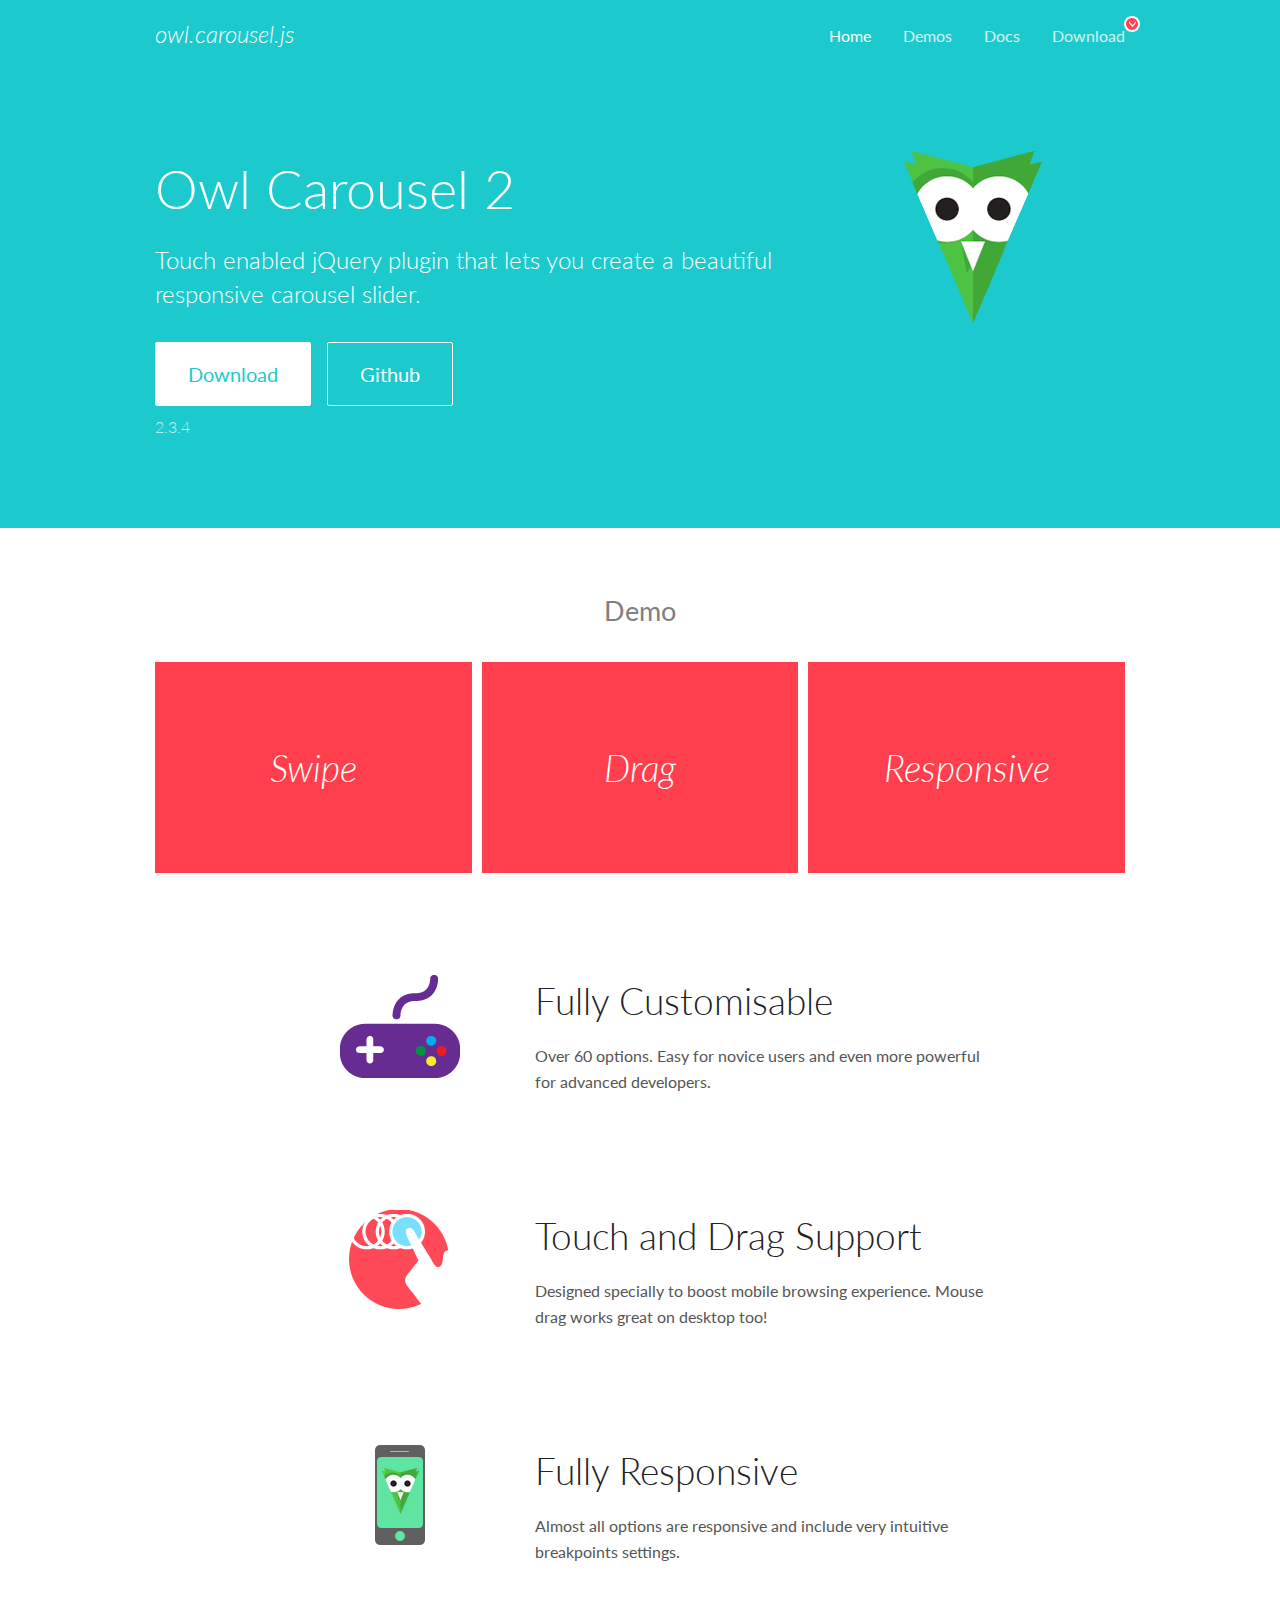
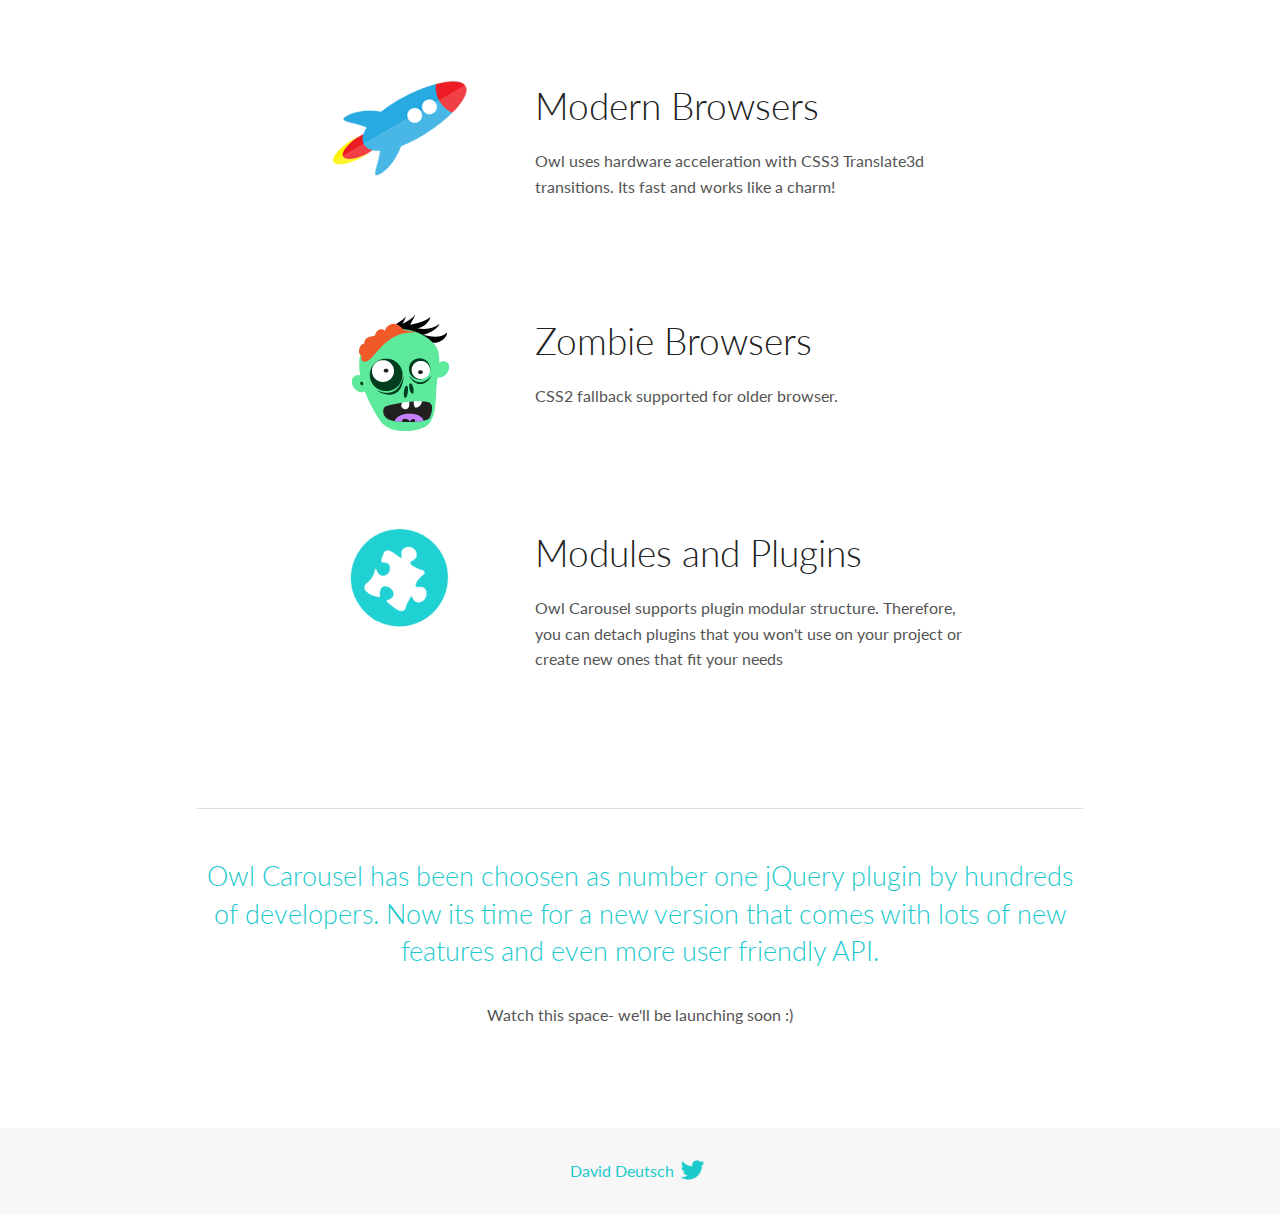
<file: assets/owlCarousel/docs/index.html>
<!DOCTYPE html>
<html lang="en">
  <head>

    <!-- head -->
    <meta charset="utf-8">
    <meta name="msapplication-tap-highlight" content="no" />
    <meta name="viewport" content="width=device-width, initial-scale=1.0" />
    <meta name="description" content="Touch enabled jQuery plugin that lets you create beautiful responsive carousel slider.">
    <meta name="author" content="David Deutsch">
    <title>
      Home | Owl Carousel | 2.3.4
    </title>

    <!-- Stylesheets -->
    <link href='https://fonts.googleapis.com/css?family=Lato:300,400,700,400italic,300italic' rel='stylesheet' type='text/css'>
    <link rel="stylesheet" href="assets/css/docs.theme.min.css">

    <!-- Owl Stylesheets -->
    <link rel="stylesheet" href="assets/owlcarousel/assets/owl.carousel.min.css">
    <link rel="stylesheet" href="assets/owlcarousel/assets/owl.theme.default.min.css">

    <!-- HTML5 shim and Respond.js IE8 support of HTML5 elements and media queries -->

    <!--[if lt IE 9]>
      <script src="https://oss.maxcdn.com/libs/html5shiv/3.7.0/html5shiv.js"></script>
      <script src="https://oss.maxcdn.com/libs/respond.js/1.3.0/respond.min.js"></script>
    <![endif]-->

    <!-- Favicons -->
    <link rel="apple-touch-icon-precomposed" sizes="144x144" href="assets/ico/apple-touch-icon-144-precomposed.png">
    <link rel="shortcut icon" href="assets/ico/favicon.png">
    <link rel="shortcut icon" href="favicon.ico">

    <!-- Yeah i know js should not be in header. Its required for demos.-->

    <!-- javascript -->
    <script src="assets/vendors/jquery.min.js"></script>
    <script src="assets/owlcarousel/owl.carousel.js"></script>
  </head>
  <body>

    <!-- header -->
    <header class="header">
      <div class="row">
        <div class="large-12 columns">
          <div class="brand left">
            <h3>
              <a href="/OwlCarousel2/">owl.carousel.js</a> 
            </h3>
          </div>
          <a id="toggle-nav" class="right">
            <span></span> <span></span> <span></span> 
          </a> 
          <div class="nav-bar">
            <ul class="clearfix">
              <li class="active">
                <a href="/OwlCarousel2/index.html">Home</a> 
              </li>
              <li> <a href="/OwlCarousel2/demos/demos.html">Demos</a>  </li>
              <li> <a href="/OwlCarousel2/docs/started-welcome.html">Docs</a>  </li>
              <li>
                <a href="https://github.com/OwlCarousel2/OwlCarousel2/archive/2.3.4.zip">Download</a> 
                <span class="download"></span> 
              </li>
            </ul>
          </div>
        </div>
      </div>
    </header>

    <!-- home panel -->
    <section id="hero">
      <div class="row">
        <div class="large-8 medium-8 columns">
          <h1>Owl Carousel 2</h1>
          <h4>Touch enabled jQuery plugin that lets you create a beautiful responsive carousel slider.</h4>
          <a href="https://github.com/OwlCarousel2/OwlCarousel2/archive/2.3.4.zip" class="hero-button">Download</a> 
          <a href="https://github.com/OwlCarousel2/OwlCarousel2" class="hero-button outline">Github</a> 
          <p>2.3.4</p>
        </div>
        <div class="large-4 medium-4 columns">
          <img class="owl-logo" src="assets/img/owl-logo.png" alt="mr. Owl">
        </div>
      </div>
    </section>

    <!-- body -->
    <div class="home-demo">
      <div class="row">
        <div class="large-12 columns">
          <h3>Demo</h3>
          <div class="owl-carousel">
            <div class="item">
              <h2>Swipe</h2>
            </div>
            <div class="item">
              <h2>Drag</h2>
            </div>
            <div class="item">
              <h2>Responsive</h2>
            </div>
            <div class="item">
              <h2>CSS3</h2>
            </div>
            <div class="item">
              <h2>Fast</h2>
            </div>
            <div class="item">
              <h2>Easy</h2>
            </div>
            <div class="item">
              <h2>Free</h2>
            </div>
            <div class="item">
              <h2>Upgradable</h2>
            </div>
            <div class="item">
              <h2>Tons of options</h2>
            </div>
            <div class="item">
              <h2>Infinity</h2>
            </div>
            <div class="item">
              <h2>Auto Width</h2>
            </div>
          </div>
        </div>
      </div>
    </div>
    <script>
      var owl = $('.owl-carousel');
      owl.owlCarousel({
        margin: 10,
        loop: true,
        responsive: {
          0: {
            items: 1
          },
          600: {
            items: 2
          },
          1000: {
            items: 3
          }
        }
      })
    </script>

    <!-- features -->
    <div id="features">
      <div class="row">
        <div class="small-12 medium-9 small-centered columns">
          <section class="row feature">
            <div class="medium-4 small-12 columns">
              <img src="assets/img/feature-options.png" alt="">
            </div>
            <div class="medium-8 small-12 columns">
              <h2>Fully Customisable</h2>
              <p>Over 60 options. Easy for novice users and even more powerful for advanced developers.</p>
            </div>
          </section>
          <section class="row feature">
            <div class="medium-4 small-12 columns">
              <img src="assets/img/feature-drag.png" alt="">
            </div>
            <div class="medium-8 small-12 columns">
              <h2>Touch and Drag Support</h2>
              <p>Designed specially to boost mobile browsing experience. Mouse drag works great on desktop too!</p>
            </div>
          </section>
          <section class="row feature">
            <div class="medium-4 small-12 columns">
              <img src="assets/img/feature-responsive.png" alt="">
            </div>
            <div class="medium-8 small-12 columns">
              <h2>Fully Responsive</h2>
              <p>Almost all options are responsive and include very intuitive breakpoints settings.</p>
            </div>
          </section>
          <section class="row feature">
            <div class="medium-4 small-12 columns">
              <img src="assets/img/feature-modern.png" alt="">
            </div>
            <div class="medium-8 small-12 columns">
              <h2>Modern Browsers</h2>
              <p>Owl uses hardware acceleration with CSS3 Translate3d transitions. Its fast and works like a charm! </p>
            </div>
          </section>
          <section class="row feature">
            <div class="medium-4 small-12 columns">
              <img src="assets/img/feature-zombie.png" alt="">
            </div>
            <div class="medium-8 small-12 columns">
              <h2>Zombie Browsers</h2>
              <p>CSS2 fallback supported for older browser.</p>
            </div>
          </section>
          <section class="row feature">
            <div class="medium-4 small-12 columns">
              <img src="assets/img/feature-module.png" alt="">
            </div>
            <div class="medium-8 small-12 columns">
              <h2>Modules and Plugins</h2>
              <p>Owl Carousel supports plugin modular structure. Therefore, you can detach plugins that you won&#x27;t use on your project or create new ones that fit your needs</p>
            </div>
          </section>
        </div>
      </div>
    </div>

    <!-- footer -->
    <section id="teaser-text">
      <div class="row">
        <div class="small-12 medium-11 small-centered columns">
          <hr>
          <h3 id="owl-carousel-has-been-choosen-as-number-one-jquery-plugin-by-hundreds-of-developers-now-its-time-for-a-new-version-that-comes-with-lots-of-new-features-and-even-more-user-friendly-api-">Owl Carousel has been choosen as number one jQuery plugin by hundreds of developers. Now its time for a new version that comes with lots of new features and even more user friendly API.</h3>
          <p>Watch this space- we&#39;ll be launching soon :)</p>
        </div>
      </div>
    </section>

    <!-- footer -->
    <footer class="footer">
      <div class="row">
        <div class="large-12 columns">
          <h5>
            <a href="/OwlCarousel2/docs/support-contact.html">David Deutsch</a> 
            <a id="custom-tweet-button" href="https://twitter.com/share?url=https://github.com/OwlCarousel2/OwlCarousel2&text=Owl Carousel - This is so awesome! " target="_blank"></a> 
          </h5>
        </div>
      </div>
    </footer>

    <!-- vendors -->
    <script src="assets/vendors/highlight.js"></script>
    <script src="assets/js/app.js"></script>
  </body>
</html>
</file>
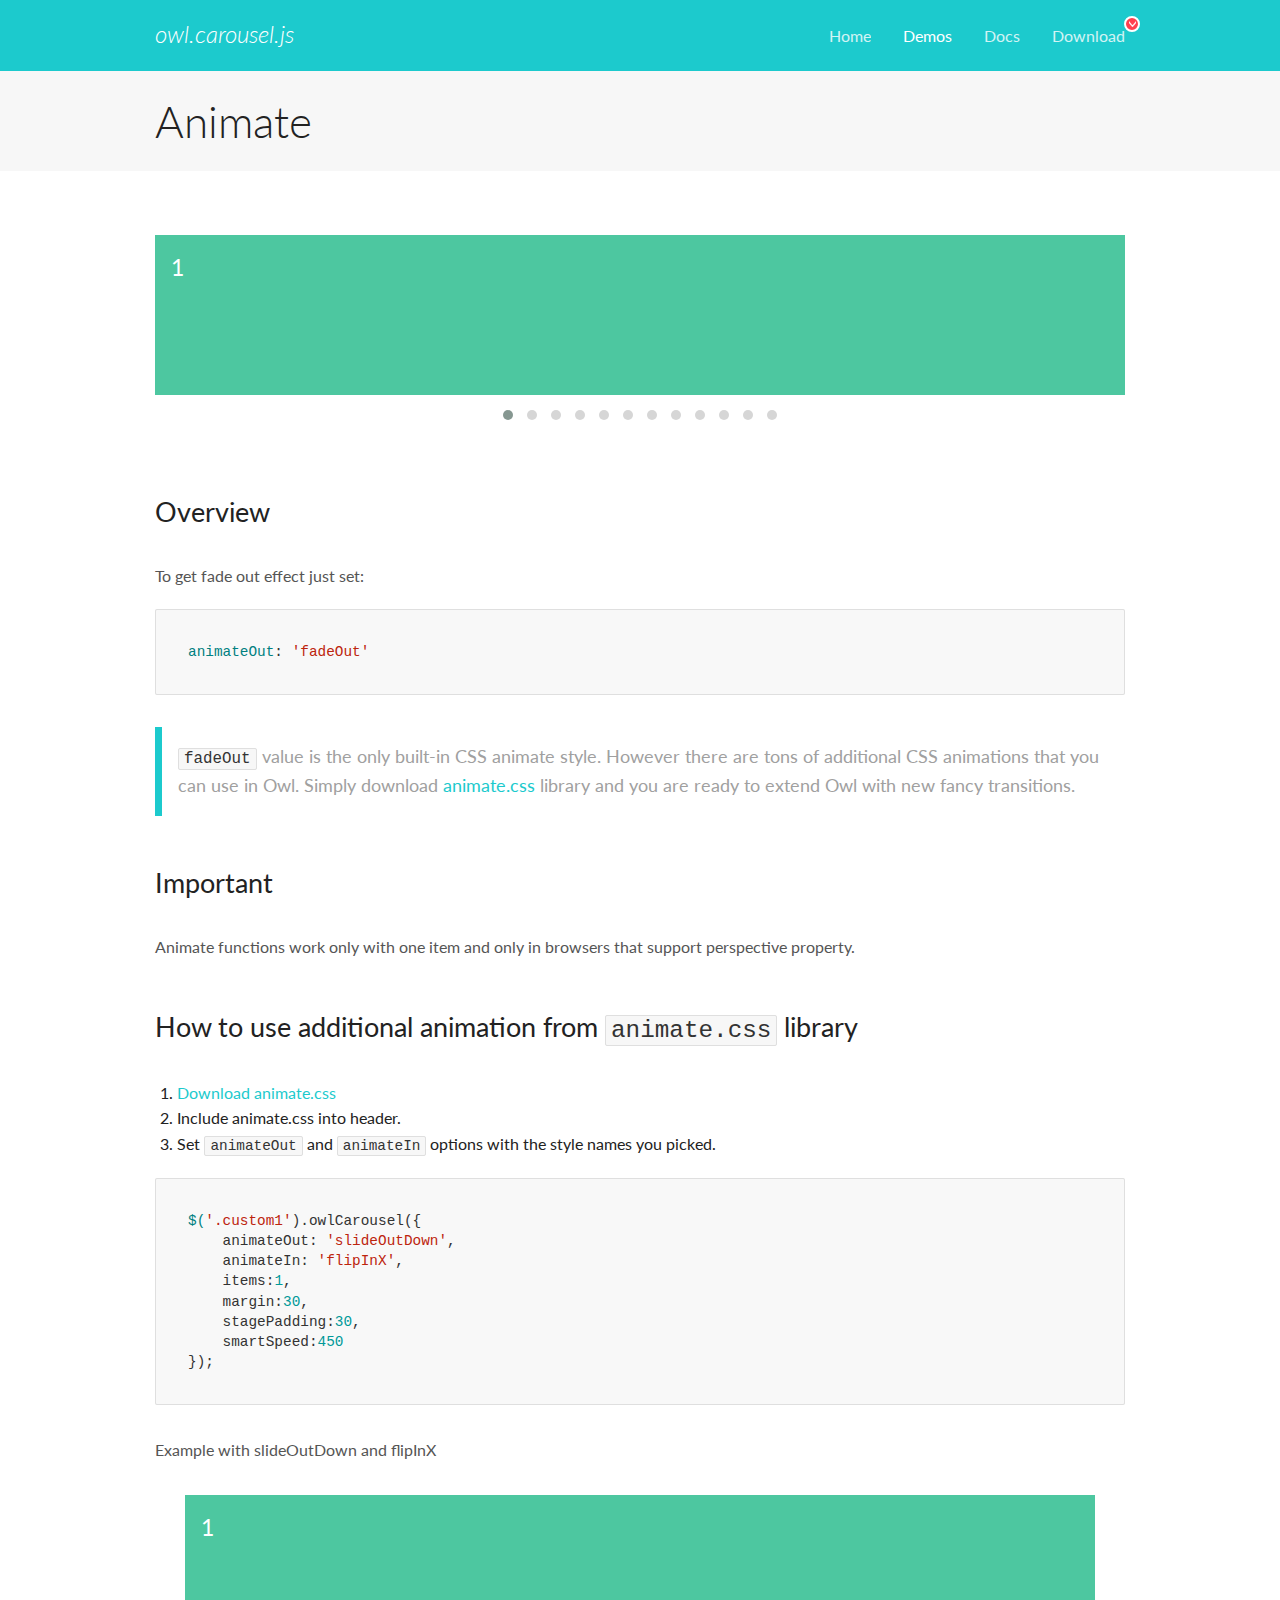
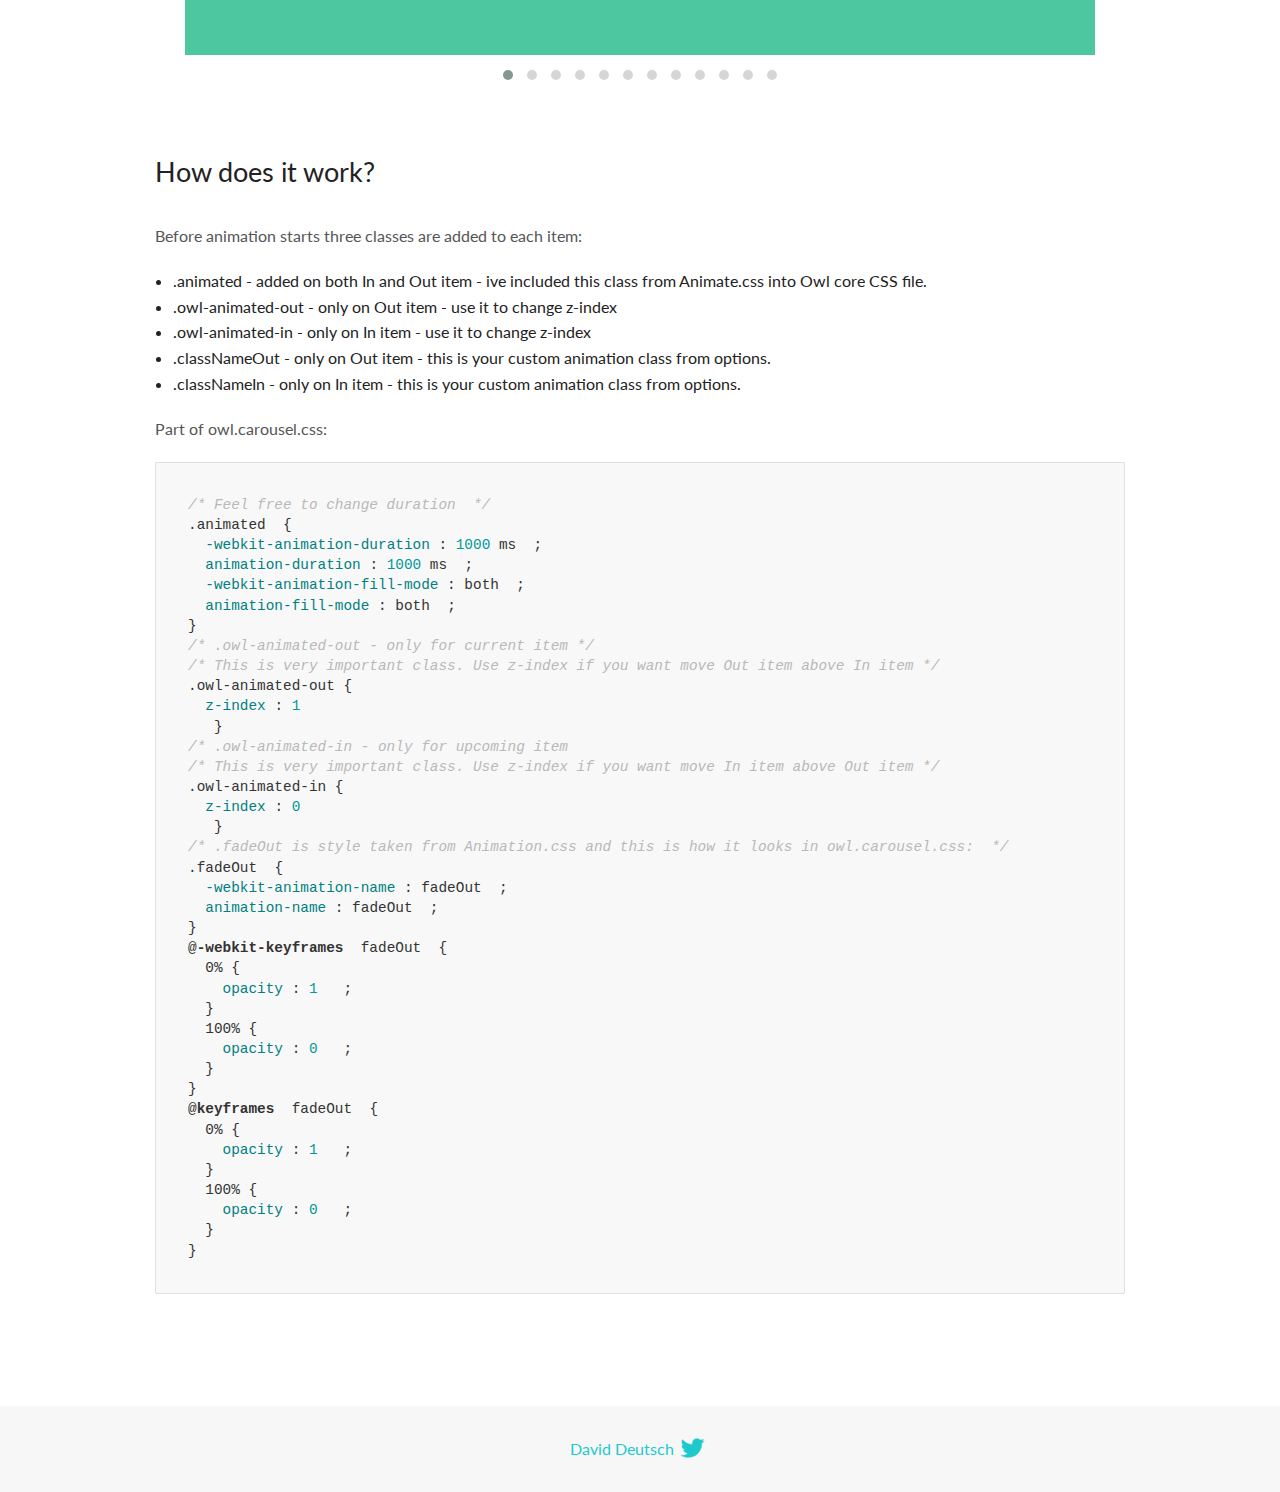
<file: assets/owlCarousel/docs/demos/animate.html>
<!DOCTYPE html>
<html lang="en">
  <head>

    <!-- head -->
    <meta charset="utf-8">
    <meta name="msapplication-tap-highlight" content="no" />
    <meta name="viewport" content="width=device-width, initial-scale=1.0" />
    <meta name="description" content="Animate carousel">
    <meta name="author" content="David Deutsch">
    <title>
      Animate Demo | Owl Carousel | 2.3.4
    </title>

    <!-- Stylesheets -->
    <link href='https://fonts.googleapis.com/css?family=Lato:300,400,700,400italic,300italic' rel='stylesheet' type='text/css'>
    <link rel="stylesheet" href="../assets/css/docs.theme.min.css">

    <!-- Owl Stylesheets -->
    <link rel="stylesheet" href="../assets/owlcarousel/assets/owl.carousel.min.css">
    <link rel="stylesheet" href="../assets/owlcarousel/assets/owl.theme.default.min.css">

    <!-- HTML5 shim and Respond.js IE8 support of HTML5 elements and media queries -->

    <!--[if lt IE 9]>
      <script src="https://oss.maxcdn.com/libs/html5shiv/3.7.0/html5shiv.js"></script>
      <script src="https://oss.maxcdn.com/libs/respond.js/1.3.0/respond.min.js"></script>
    <![endif]-->

    <!-- Favicons -->
    <link rel="apple-touch-icon-precomposed" sizes="144x144" href="../assets/ico/apple-touch-icon-144-precomposed.png">
    <link rel="shortcut icon" href="../assets/ico/favicon.png">
    <link rel="shortcut icon" href="favicon.ico">

    <!-- Yeah i know js should not be in header. Its required for demos.-->

    <!-- javascript -->
    <script src="../assets/vendors/jquery.min.js"></script>
    <script src="../assets/owlcarousel/owl.carousel.js"></script>
  </head>
  <body>

    <!-- header -->
    <header class="header">
      <div class="row">
        <div class="large-12 columns">
          <div class="brand left">
            <h3>
              <a href="/OwlCarousel2/">owl.carousel.js</a> 
            </h3>
          </div>
          <a id="toggle-nav" class="right">
            <span></span> <span></span> <span></span> 
          </a> 
          <div class="nav-bar">
            <ul class="clearfix">
              <li> <a href="/OwlCarousel2/index.html">Home</a>  </li>
              <li class="active">
                <a href="/OwlCarousel2/demos/demos.html">Demos</a> 
              </li>
              <li> <a href="/OwlCarousel2/docs/started-welcome.html">Docs</a>  </li>
              <li>
                <a href="https://github.com/OwlCarousel2/OwlCarousel2/archive/2.3.4.zip">Download</a> 
                <span class="download"></span> 
              </li>
            </ul>
          </div>
        </div>
      </div>
    </header>

    <!-- title -->
    <section class="title">
      <div class="row">
        <div class="large-12 columns">
          <h1>Animate</h1>
        </div>
      </div>
    </section>

    <!--  Demos -->
    <section id="demos">
      <div class="row">
        <div class="large-12 columns">
          <div class="fadeOut owl-carousel owl-theme">
            <div class="item">
              <h4>1</h4>
            </div>
            <div class="item">
              <h4>2</h4>
            </div>
            <div class="item">
              <h4>3</h4>
            </div>
            <div class="item">
              <h4>4</h4>
            </div>
            <div class="item">
              <h4>5</h4>
            </div>
            <div class="item">
              <h4>6</h4>
            </div>
            <div class="item">
              <h4>7</h4>
            </div>
            <div class="item">
              <h4>8</h4>
            </div>
            <div class="item">
              <h4>9</h4>
            </div>
            <div class="item">
              <h4>10</h4>
            </div>
            <div class="item">
              <h4>11</h4>
            </div>
            <div class="item">
              <h4>12</h4>
            </div>
          </div>
          <h3 id="overview">Overview</h3>
          <p>To get fade out effect just set:</p>
          <pre><code>animateOut: &#39;fadeOut&#39;</code></pre>
          <blockquote>
            <p><code>fadeOut</code> value is the only built-in CSS animate style. However there are tons of additional CSS animations that you can use in Owl. Simply download
              <a href="https://daneden.github.io/animate.css/">animate.css</a>  library and you are ready to extend Owl with new fancy transitions.</p>
          </blockquote>
          <h3 id="important">Important</h3>
          <p>Animate functions work only with one item and only in browsers that support perspective property.</p>
          <h3 id="how-to-use-additional-animation-from-animate-css-library">How to use additional animation from <code>animate.css</code> library</h3>
          <ol>
            <li> <a href="https://daneden.github.io/animate.css/">Download animate.css</a>  </li>
            <li>Include animate.css into header.</li>
            <li>Set <code>animateOut</code> and <code>animateIn</code> options with the style names you picked.</li>
          </ol>
          <pre><code>$(&#39;.custom1&#39;).owlCarousel({
    animateOut: &#39;slideOutDown&#39;,
    animateIn: &#39;flipInX&#39;,
    items:1,
    margin:30,
    stagePadding:30,
    smartSpeed:450
});</code></pre>
          <p>Example with slideOutDown and flipInX</p>
          <div class="custom1 owl-carousel owl-theme">
            <div class="item">
              <h4>1</h4>
            </div>
            <div class="item">
              <h4>2</h4>
            </div>
            <div class="item">
              <h4>3</h4>
            </div>
            <div class="item">
              <h4>4</h4>
            </div>
            <div class="item">
              <h4>5</h4>
            </div>
            <div class="item">
              <h4>6</h4>
            </div>
            <div class="item">
              <h4>7</h4>
            </div>
            <div class="item">
              <h4>8</h4>
            </div>
            <div class="item">
              <h4>9</h4>
            </div>
            <div class="item">
              <h4>10</h4>
            </div>
            <div class="item">
              <h4>11</h4>
            </div>
            <div class="item">
              <h4>12</h4>
            </div>
          </div>
          <h3 id="how-does-it-work-">How does it work?</h3>
          <p>Before animation starts three classes are added to each item:</p>
          <ul>
            <li>.animated - added on both In and Out item - ive included this class from Animate.css into Owl core CSS file.</li>
            <li>.owl-animated-out - only on Out item - use it to change z-index</li>
            <li>.owl-animated-in - only on In item - use it to change z-index</li>
            <li>.classNameOut - only on Out item - this is your custom animation class from options.</li>
            <li>.classNameIn - only on In item - this is your custom animation class from options.</li>
          </ul>
          <p>Part of owl.carousel.css:</p>
          <pre><code class="language-css"><span class="comment">/* Feel free to change duration  */</span> 
<span class="class">.animated</span>  <span class="rules">{
  <span class="rule"><span class="attribute">-webkit-animation-duration</span> :<span class="value"> <span class="number">1000</span> ms</span> </span> ;
  <span class="rule"><span class="attribute">animation-duration</span> :<span class="value"> <span class="number">1000</span> ms</span> </span> ;
  <span class="rule"><span class="attribute">-webkit-animation-fill-mode</span> :<span class="value"> both</span> </span> ;
  <span class="rule"><span class="attribute">animation-fill-mode</span> :<span class="value"> both</span> </span> ;
<span class="rule">}</span> </span> 
<span class="comment">/* .owl-animated-out - only for current item */</span> 
<span class="comment">/* This is very important class. Use z-index if you want move Out item above In item */</span> 
<span class="class">.owl-animated-out</span> <span class="rules">{
  <span class="rule"><span class="attribute">z-index</span> :<span class="value"> <span class="number">1</span> 
</span> </span> </span> }
<span class="comment">/* .owl-animated-in - only for upcoming item
/* This is very important class. Use z-index if you want move In item above Out item */</span> 
<span class="class">.owl-animated-in</span> <span class="rules">{
  <span class="rule"><span class="attribute">z-index</span> :<span class="value"> <span class="number">0</span> 
</span> </span> </span> }
<span class="comment">/* .fadeOut is style taken from Animation.css and this is how it looks in owl.carousel.css:  */</span> 
<span class="class">.fadeOut</span>  <span class="rules">{
  <span class="rule"><span class="attribute">-webkit-animation-name</span> :<span class="value"> fadeOut</span> </span> ;
  <span class="rule"><span class="attribute">animation-name</span> :<span class="value"> fadeOut</span> </span> ;
<span class="rule">}</span> </span> 
<span class="at_rule">@<span class="keyword">-webkit-keyframes</span>  fadeOut </span> {
  0% <span class="rules">{
    <span class="rule"><span class="attribute">opacity</span> :<span class="value"> <span class="number">1</span> </span> </span> ;
  <span class="rule">}</span> </span> 
  100% <span class="rules">{
    <span class="rule"><span class="attribute">opacity</span> :<span class="value"> <span class="number">0</span> </span> </span> ;
  <span class="rule">}</span> </span> 
}
<span class="at_rule">@<span class="keyword">keyframes</span>  fadeOut </span> {
  0% <span class="rules">{
    <span class="rule"><span class="attribute">opacity</span> :<span class="value"> <span class="number">1</span> </span> </span> ;
  <span class="rule">}</span> </span> 
  100% <span class="rules">{
    <span class="rule"><span class="attribute">opacity</span> :<span class="value"> <span class="number">0</span> </span> </span> ;
  <span class="rule">}</span> </span> 
}</code></pre>
          <link rel="stylesheet" href="../assets/css/animate.css">
          <script>
            jQuery(document).ready(function($) {
              $('.fadeOut').owlCarousel({
                items: 1,
                animateOut: 'fadeOut',
                loop: true,
                margin: 10,
              });
              $('.custom1').owlCarousel({
                animateOut: 'slideOutDown',
                animateIn: 'flipInX',
                items: 1,
                margin: 30,
                stagePadding: 30,
                smartSpeed: 450
              });
            });
          </script>
        </div>
      </div>
    </section>

    <!-- footer -->
    <footer class="footer">
      <div class="row">
        <div class="large-12 columns">
          <h5>
            <a href="/OwlCarousel2/docs/support-contact.html">David Deutsch</a> 
            <a id="custom-tweet-button" href="https://twitter.com/share?url=https://github.com/OwlCarousel2/OwlCarousel2&text=Owl Carousel - This is so awesome! " target="_blank"></a> 
          </h5>
        </div>
      </div>
    </footer>

    <!-- vendors -->
    <script src="../assets/vendors/highlight.js"></script>
    <script src="../assets/js/app.js"></script>
  </body>
</html>
</file>
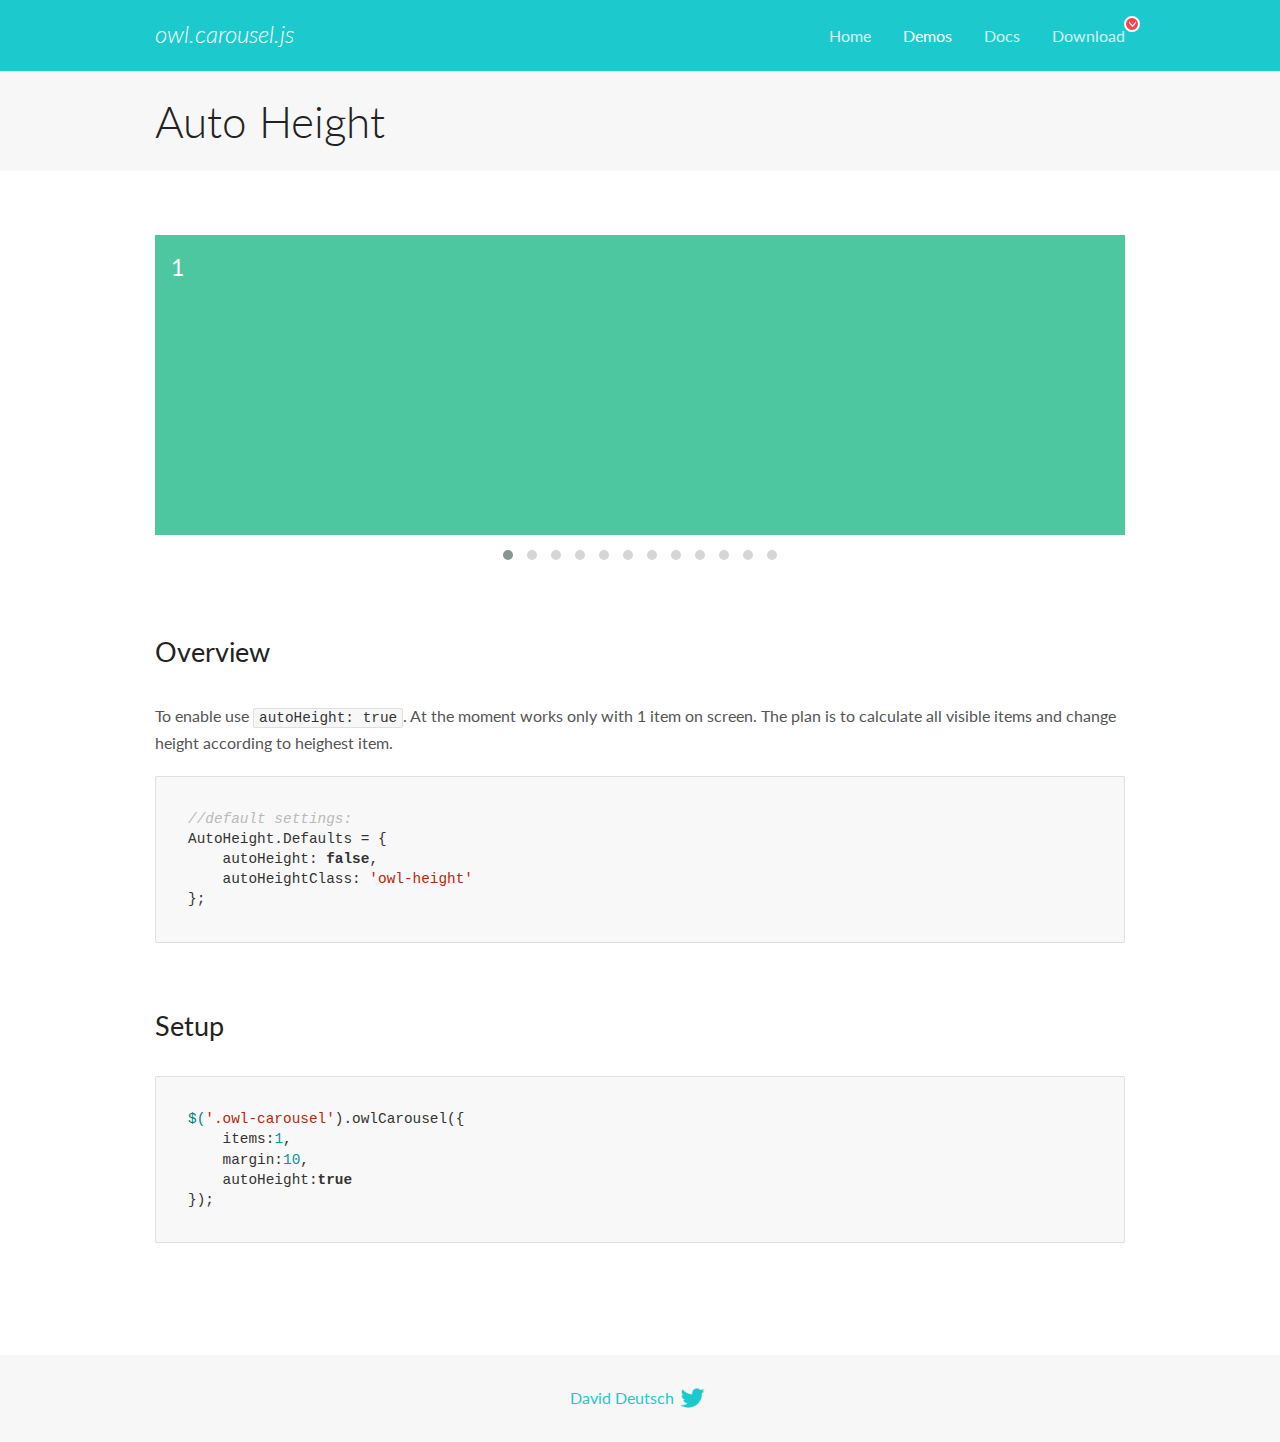
<file: assets/owlCarousel/docs/demos/autoheight.html>
<!DOCTYPE html>
<html lang="en">
  <head>

    <!-- head -->
    <meta charset="utf-8">
    <meta name="msapplication-tap-highlight" content="no" />
    <meta name="viewport" content="width=device-width, initial-scale=1.0" />
    <meta name="description" content="autoHeight usage demo">
    <meta name="author" content="David Deutsch">
    <title>
      Auto Height Demo | Owl Carousel | 2.3.4
    </title>

    <!-- Stylesheets -->
    <link href='https://fonts.googleapis.com/css?family=Lato:300,400,700,400italic,300italic' rel='stylesheet' type='text/css'>
    <link rel="stylesheet" href="../assets/css/docs.theme.min.css">

    <!-- Owl Stylesheets -->
    <link rel="stylesheet" href="../assets/owlcarousel/assets/owl.carousel.min.css">
    <link rel="stylesheet" href="../assets/owlcarousel/assets/owl.theme.default.min.css">

    <!-- HTML5 shim and Respond.js IE8 support of HTML5 elements and media queries -->

    <!--[if lt IE 9]>
      <script src="https://oss.maxcdn.com/libs/html5shiv/3.7.0/html5shiv.js"></script>
      <script src="https://oss.maxcdn.com/libs/respond.js/1.3.0/respond.min.js"></script>
    <![endif]-->

    <!-- Favicons -->
    <link rel="apple-touch-icon-precomposed" sizes="144x144" href="../assets/ico/apple-touch-icon-144-precomposed.png">
    <link rel="shortcut icon" href="../assets/ico/favicon.png">
    <link rel="shortcut icon" href="favicon.ico">

    <!-- Yeah i know js should not be in header. Its required for demos.-->

    <!-- javascript -->
    <script src="../assets/vendors/jquery.min.js"></script>
    <script src="../assets/owlcarousel/owl.carousel.js"></script>
  </head>
  <body>

    <!-- header -->
    <header class="header">
      <div class="row">
        <div class="large-12 columns">
          <div class="brand left">
            <h3>
              <a href="/OwlCarousel2/">owl.carousel.js</a> 
            </h3>
          </div>
          <a id="toggle-nav" class="right">
            <span></span> <span></span> <span></span> 
          </a> 
          <div class="nav-bar">
            <ul class="clearfix">
              <li> <a href="/OwlCarousel2/index.html">Home</a>  </li>
              <li class="active">
                <a href="/OwlCarousel2/demos/demos.html">Demos</a> 
              </li>
              <li> <a href="/OwlCarousel2/docs/started-welcome.html">Docs</a>  </li>
              <li>
                <a href="https://github.com/OwlCarousel2/OwlCarousel2/archive/2.3.4.zip">Download</a> 
                <span class="download"></span> 
              </li>
            </ul>
          </div>
        </div>
      </div>
    </header>

    <!-- title -->
    <section class="title">
      <div class="row">
        <div class="large-12 columns">
          <h1>Auto Height</h1>
        </div>
      </div>
    </section>

    <!--  Demos -->
    <section id="demos">
      <div class="row">
        <div class="large-12 columns">
          <div class="owl-carousel owl-theme">
            <div class="item" style="height:300px">
              <h4>1</h4>
            </div>
            <div class="item" style="height:100px">
              <h4>2</h4>
            </div>
            <div class="item" style="height:500px">
              <h4>3</h4>
            </div>
            <div class="item" style="height:250px">
              <h4>4</h4>
            </div>
            <div class="item" style="height:400px">
              <h4>5</h4>
            </div>
            <div class="item" style="height:500px">
              <h4>6</h4>
            </div>
            <div class="item" style="height:600px">
              <h4>7</h4>
            </div>
            <div class="item" style="height:400px">
              <h4>8</h4>
            </div>
            <div class="item" style="height:300px">
              <h4>9</h4>
            </div>
            <div class="item" style="height:350px">
              <h4>10</h4>
            </div>
            <div class="item" style="height:200px">
              <h4>11</h4>
            </div>
            <div class="item" style="height:150px">
              <h4>12</h4>
            </div>
          </div>
          <h3 id="overview">Overview</h3>
          <p>To enable use <code>autoHeight: true</code>. At the moment works only with 1 item on screen. The plan is to calculate all visible items and change height according to heighest item.</p>
          <pre><code>//default settings:
AutoHeight.Defaults = {
    autoHeight: false,
    autoHeightClass: &#39;owl-height&#39;
};</code></pre>
          <h3 id="setup">Setup</h3>
          <pre><code>$(&#39;.owl-carousel&#39;).owlCarousel({
    items:1,
    margin:10,
    autoHeight:true
});</code></pre>
          <script>
            $(document).ready(function() {
              $('.owl-carousel').owlCarousel({
                items: 1,
                margin: 10,
                autoHeight: true
              });
            })
          </script>
        </div>
      </div>
    </section>

    <!-- footer -->
    <footer class="footer">
      <div class="row">
        <div class="large-12 columns">
          <h5>
            <a href="/OwlCarousel2/docs/support-contact.html">David Deutsch</a> 
            <a id="custom-tweet-button" href="https://twitter.com/share?url=https://github.com/OwlCarousel2/OwlCarousel2&text=Owl Carousel - This is so awesome! " target="_blank"></a> 
          </h5>
        </div>
      </div>
    </footer>

    <!-- vendors -->
    <script src="../assets/vendors/highlight.js"></script>
    <script src="../assets/js/app.js"></script>
  </body>
</html>
</file>
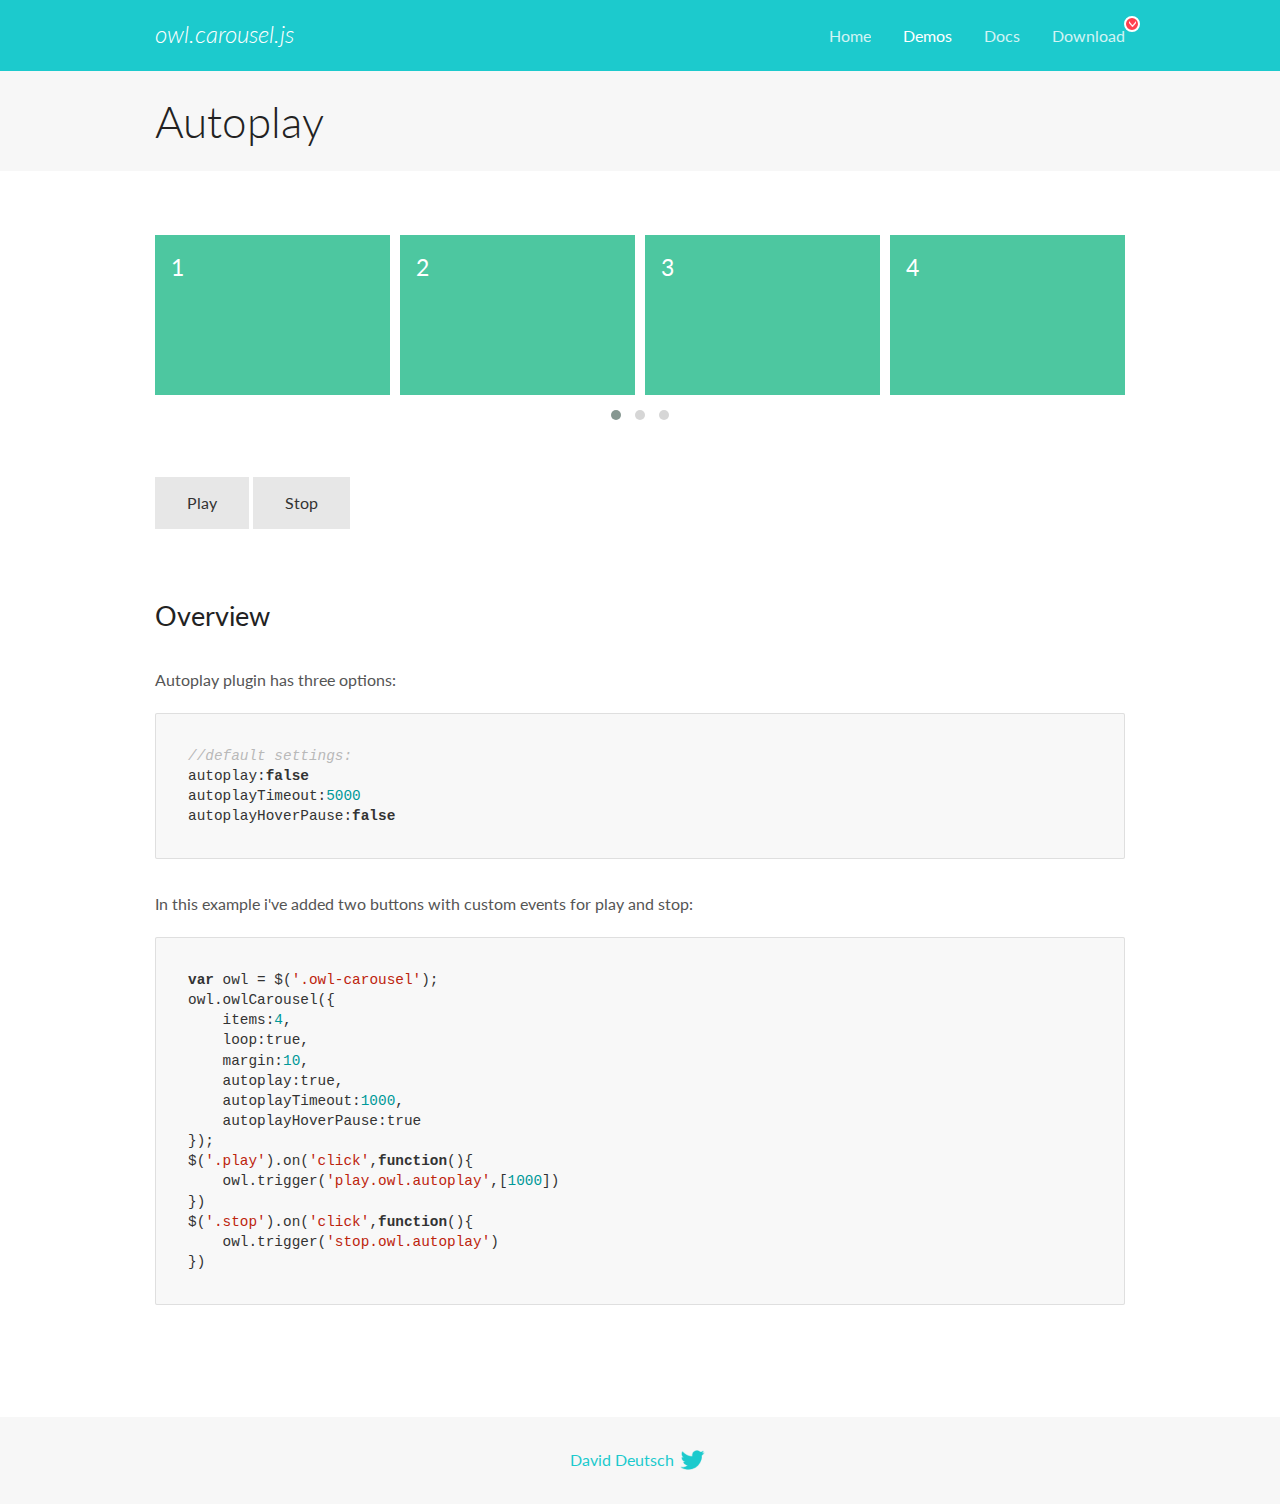
<file: assets/owlCarousel/docs/demos/autoplay.html>
<!DOCTYPE html>
<html lang="en">
  <head>

    <!-- head -->
    <meta charset="utf-8">
    <meta name="msapplication-tap-highlight" content="no" />
    <meta name="viewport" content="width=device-width, initial-scale=1.0" />
    <meta name="description" content="Autoplay usage demo">
    <meta name="author" content="David Deutsch">
    <title>
      Autoplay Demo | Owl Carousel | 2.3.4
    </title>

    <!-- Stylesheets -->
    <link href='https://fonts.googleapis.com/css?family=Lato:300,400,700,400italic,300italic' rel='stylesheet' type='text/css'>
    <link rel="stylesheet" href="../assets/css/docs.theme.min.css">

    <!-- Owl Stylesheets -->
    <link rel="stylesheet" href="../assets/owlcarousel/assets/owl.carousel.min.css">
    <link rel="stylesheet" href="../assets/owlcarousel/assets/owl.theme.default.min.css">

    <!-- HTML5 shim and Respond.js IE8 support of HTML5 elements and media queries -->

    <!--[if lt IE 9]>
      <script src="https://oss.maxcdn.com/libs/html5shiv/3.7.0/html5shiv.js"></script>
      <script src="https://oss.maxcdn.com/libs/respond.js/1.3.0/respond.min.js"></script>
    <![endif]-->

    <!-- Favicons -->
    <link rel="apple-touch-icon-precomposed" sizes="144x144" href="../assets/ico/apple-touch-icon-144-precomposed.png">
    <link rel="shortcut icon" href="../assets/ico/favicon.png">
    <link rel="shortcut icon" href="favicon.ico">

    <!-- Yeah i know js should not be in header. Its required for demos.-->

    <!-- javascript -->
    <script src="../assets/vendors/jquery.min.js"></script>
    <script src="../assets/owlcarousel/owl.carousel.js"></script>
  </head>
  <body>

    <!-- header -->
    <header class="header">
      <div class="row">
        <div class="large-12 columns">
          <div class="brand left">
            <h3>
              <a href="/OwlCarousel2/">owl.carousel.js</a> 
            </h3>
          </div>
          <a id="toggle-nav" class="right">
            <span></span> <span></span> <span></span> 
          </a> 
          <div class="nav-bar">
            <ul class="clearfix">
              <li> <a href="/OwlCarousel2/index.html">Home</a>  </li>
              <li class="active">
                <a href="/OwlCarousel2/demos/demos.html">Demos</a> 
              </li>
              <li> <a href="/OwlCarousel2/docs/started-welcome.html">Docs</a>  </li>
              <li>
                <a href="https://github.com/OwlCarousel2/OwlCarousel2/archive/2.3.4.zip">Download</a> 
                <span class="download"></span> 
              </li>
            </ul>
          </div>
        </div>
      </div>
    </header>

    <!-- title -->
    <section class="title">
      <div class="row">
        <div class="large-12 columns">
          <h1>Autoplay</h1>
        </div>
      </div>
    </section>

    <!--  Demos -->
    <section id="demos">
      <div class="row">
        <div class="large-12 columns">
          <div class="owl-carousel owl-theme">
            <div class="item">
              <h4>1</h4>
            </div>
            <div class="item">
              <h4>2</h4>
            </div>
            <div class="item">
              <h4>3</h4>
            </div>
            <div class="item">
              <h4>4</h4>
            </div>
            <div class="item">
              <h4>5</h4>
            </div>
            <div class="item">
              <h4>6</h4>
            </div>
            <div class="item">
              <h4>7</h4>
            </div>
            <div class="item">
              <h4>8</h4>
            </div>
            <div class="item">
              <h4>9</h4>
            </div>
            <div class="item">
              <h4>10</h4>
            </div>
            <div class="item">
              <h4>11</h4>
            </div>
            <div class="item">
              <h4>12</h4>
            </div>
          </div>
          <a class="button secondary play">Play</a> 
          <a class="button secondary stop">Stop</a> 
          <h3 id="overview">Overview</h3>
          <p>Autoplay plugin has three options:</p>
          <pre><code>//default settings:
autoplay:false
autoplayTimeout:5000
autoplayHoverPause:false</code></pre>
          <p>In this example i&#39;ve added two buttons with custom events for play and stop:</p>
          <pre><code>var owl = $(&#39;.owl-carousel&#39;);
owl.owlCarousel({
    items:4,
    loop:true,
    margin:10,
    autoplay:true,
    autoplayTimeout:1000,
    autoplayHoverPause:true
});
$(&#39;.play&#39;).on(&#39;click&#39;,function(){
    owl.trigger(&#39;play.owl.autoplay&#39;,[1000])
})
$(&#39;.stop&#39;).on(&#39;click&#39;,function(){
    owl.trigger(&#39;stop.owl.autoplay&#39;)
})</code></pre>
          <script>
            $(document).ready(function() {
              var owl = $('.owl-carousel');
              owl.owlCarousel({
                items: 4,
                loop: true,
                margin: 10,
                autoplay: true,
                autoplayTimeout: 1000,
                autoplayHoverPause: true
              });
              $('.play').on('click', function() {
                owl.trigger('play.owl.autoplay', [1000])
              })
              $('.stop').on('click', function() {
                owl.trigger('stop.owl.autoplay')
              })
            })
          </script>
        </div>
      </div>
    </section>

    <!-- footer -->
    <footer class="footer">
      <div class="row">
        <div class="large-12 columns">
          <h5>
            <a href="/OwlCarousel2/docs/support-contact.html">David Deutsch</a> 
            <a id="custom-tweet-button" href="https://twitter.com/share?url=https://github.com/OwlCarousel2/OwlCarousel2&text=Owl Carousel - This is so awesome! " target="_blank"></a> 
          </h5>
        </div>
      </div>
    </footer>

    <!-- vendors -->
    <script src="../assets/vendors/highlight.js"></script>
    <script src="../assets/js/app.js"></script>
  </body>
</html>
</file>
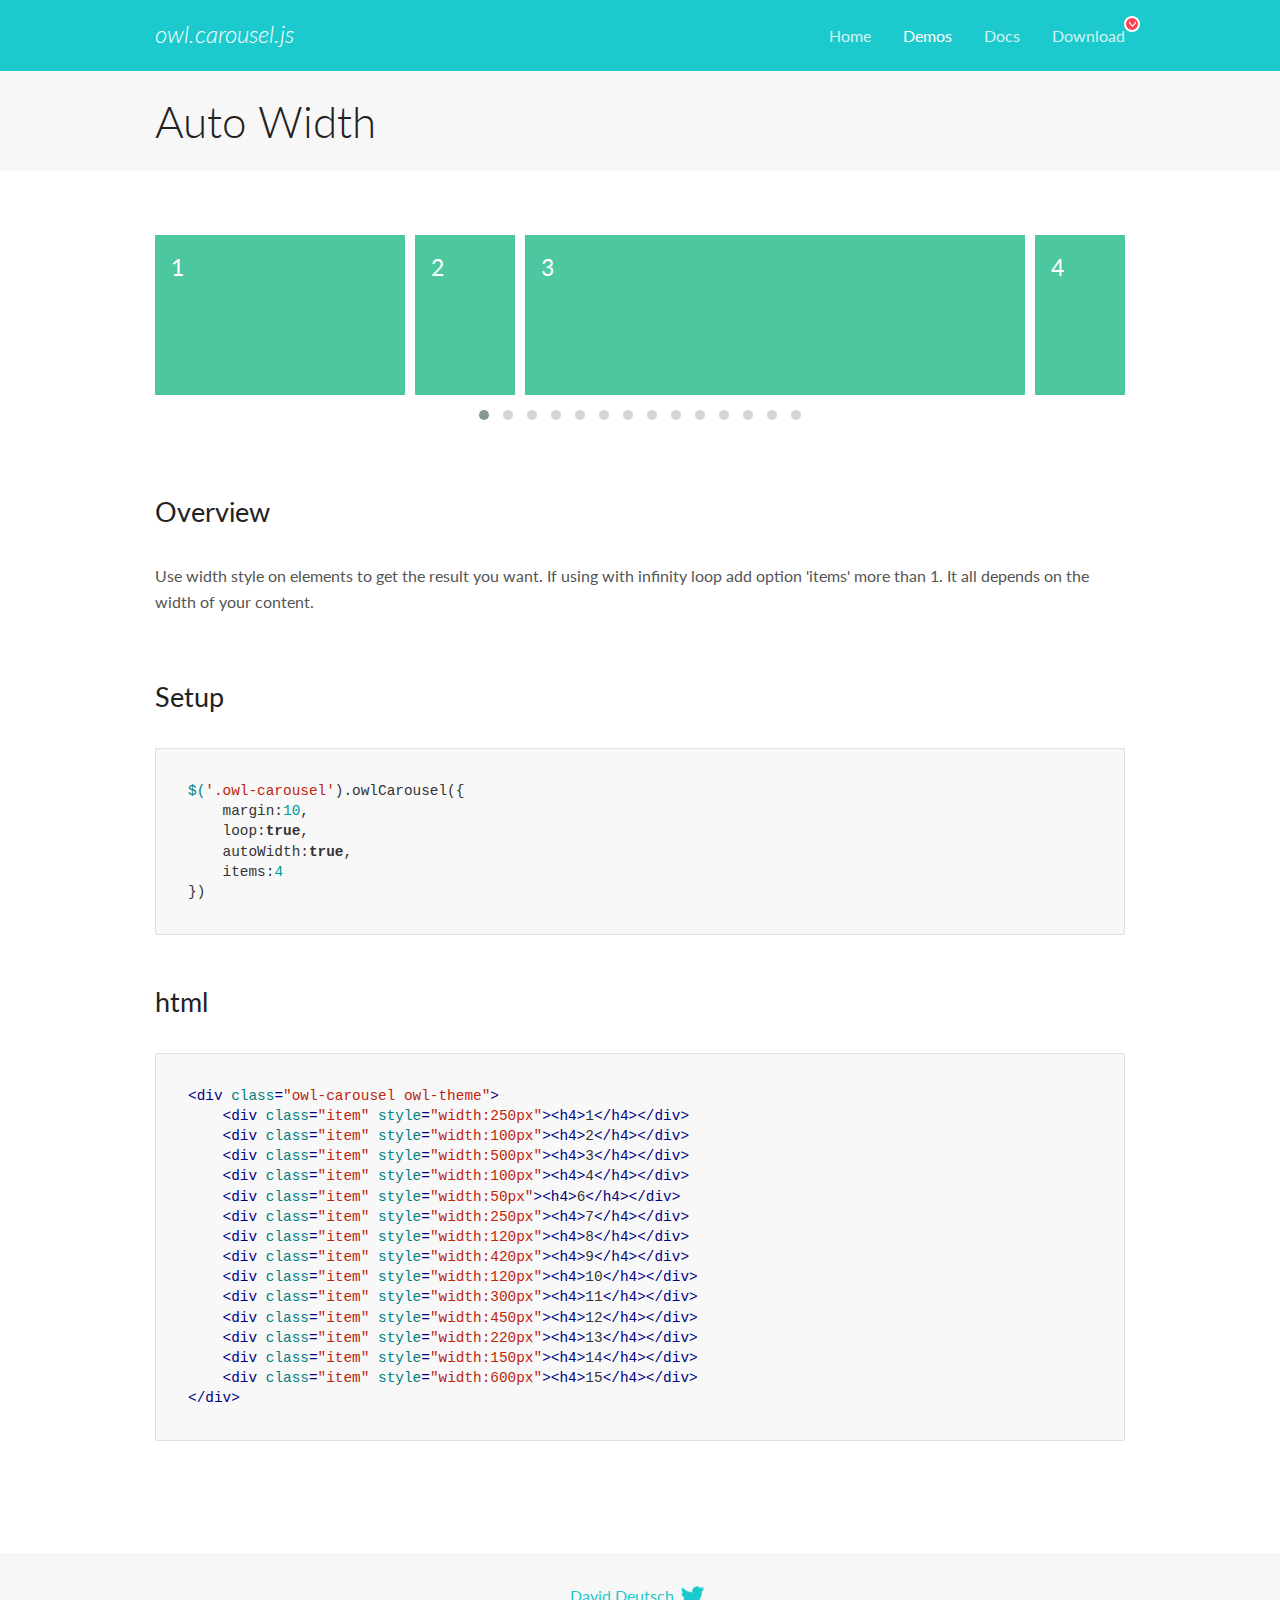
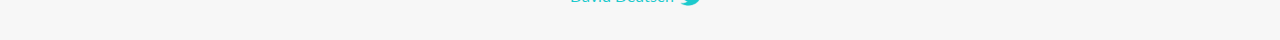
<file: assets/owlCarousel/docs/demos/autowidth.html>
<!DOCTYPE html>
<html lang="en">
  <head>

    <!-- head -->
    <meta charset="utf-8">
    <meta name="msapplication-tap-highlight" content="no" />
    <meta name="viewport" content="width=device-width, initial-scale=1.0" />
    <meta name="description" content="Auto Width">
    <meta name="author" content="David Deutsch">
    <title>
      Auto Width Demo | Owl Carousel | 2.3.4
    </title>

    <!-- Stylesheets -->
    <link href='https://fonts.googleapis.com/css?family=Lato:300,400,700,400italic,300italic' rel='stylesheet' type='text/css'>
    <link rel="stylesheet" href="../assets/css/docs.theme.min.css">

    <!-- Owl Stylesheets -->
    <link rel="stylesheet" href="../assets/owlcarousel/assets/owl.carousel.min.css">
    <link rel="stylesheet" href="../assets/owlcarousel/assets/owl.theme.default.min.css">

    <!-- HTML5 shim and Respond.js IE8 support of HTML5 elements and media queries -->

    <!--[if lt IE 9]>
      <script src="https://oss.maxcdn.com/libs/html5shiv/3.7.0/html5shiv.js"></script>
      <script src="https://oss.maxcdn.com/libs/respond.js/1.3.0/respond.min.js"></script>
    <![endif]-->

    <!-- Favicons -->
    <link rel="apple-touch-icon-precomposed" sizes="144x144" href="../assets/ico/apple-touch-icon-144-precomposed.png">
    <link rel="shortcut icon" href="../assets/ico/favicon.png">
    <link rel="shortcut icon" href="favicon.ico">

    <!-- Yeah i know js should not be in header. Its required for demos.-->

    <!-- javascript -->
    <script src="../assets/vendors/jquery.min.js"></script>
    <script src="../assets/owlcarousel/owl.carousel.js"></script>
  </head>
  <body>

    <!-- header -->
    <header class="header">
      <div class="row">
        <div class="large-12 columns">
          <div class="brand left">
            <h3>
              <a href="/OwlCarousel2/">owl.carousel.js</a> 
            </h3>
          </div>
          <a id="toggle-nav" class="right">
            <span></span> <span></span> <span></span> 
          </a> 
          <div class="nav-bar">
            <ul class="clearfix">
              <li> <a href="/OwlCarousel2/index.html">Home</a>  </li>
              <li class="active">
                <a href="/OwlCarousel2/demos/demos.html">Demos</a> 
              </li>
              <li> <a href="/OwlCarousel2/docs/started-welcome.html">Docs</a>  </li>
              <li>
                <a href="https://github.com/OwlCarousel2/OwlCarousel2/archive/2.3.4.zip">Download</a> 
                <span class="download"></span> 
              </li>
            </ul>
          </div>
        </div>
      </div>
    </header>

    <!-- title -->
    <section class="title">
      <div class="row">
        <div class="large-12 columns">
          <h1>Auto Width</h1>
        </div>
      </div>
    </section>

    <!--  Demos -->
    <section id="demos">
      <div class="row">
        <div class="large-12 columns">
          <div class="owl-carousel owl-theme">
            <div class="item" style="width:250px">
              <h4>1</h4>
            </div>
            <div class="item" style="width:100px">
              <h4>2</h4>
            </div>
            <div class="item" style="width:500px">
              <h4>3</h4>
            </div>
            <div class="item" style="width:100px">
              <h4>4</h4>
            </div>
            <div class="item" style="width:50px">
              <h4>6</h4>
            </div>
            <div class="item" style="width:250px">
              <h4>7</h4>
            </div>
            <div class="item" style="width:120px">
              <h4>8</h4>
            </div>
            <div class="item" style="width:420px">
              <h4>9</h4>
            </div>
            <div class="item" style="width:120px">
              <h4>10</h4>
            </div>
            <div class="item" style="width:300px">
              <h4>11</h4>
            </div>
            <div class="item" style="width:450px">
              <h4>12</h4>
            </div>
            <div class="item" style="width:220px">
              <h4>13</h4>
            </div>
            <div class="item" style="width:150px">
              <h4>14</h4>
            </div>
            <div class="item" style="width:600px">
              <h4>15</h4>
            </div>
          </div>
          <h3 id="overview">Overview</h3>
          <p>Use width style on elements to get the result you want. If using with infinity loop add option &#39;items&#39; more than 1. It all depends on the width of your content.</p>
          <h3 id="setup">Setup</h3>
          <pre><code>$(&#39;.owl-carousel&#39;).owlCarousel({
    margin:10,
    loop:true,
    autoWidth:true,
    items:4
})</code></pre>
          <h3 id="html">html</h3>
          <pre><code>&lt;div class=&quot;owl-carousel owl-theme&quot;&gt;
    &lt;div class=&quot;item&quot; style=&quot;width:250px&quot;&gt;&lt;h4&gt;1&lt;/h4&gt;&lt;/div&gt;
    &lt;div class=&quot;item&quot; style=&quot;width:100px&quot;&gt;&lt;h4&gt;2&lt;/h4&gt;&lt;/div&gt;
    &lt;div class=&quot;item&quot; style=&quot;width:500px&quot;&gt;&lt;h4&gt;3&lt;/h4&gt;&lt;/div&gt;
    &lt;div class=&quot;item&quot; style=&quot;width:100px&quot;&gt;&lt;h4&gt;4&lt;/h4&gt;&lt;/div&gt;
    &lt;div class=&quot;item&quot; style=&quot;width:50px&quot;&gt;&lt;h4&gt;6&lt;/h4&gt;&lt;/div&gt;
    &lt;div class=&quot;item&quot; style=&quot;width:250px&quot;&gt;&lt;h4&gt;7&lt;/h4&gt;&lt;/div&gt;
    &lt;div class=&quot;item&quot; style=&quot;width:120px&quot;&gt;&lt;h4&gt;8&lt;/h4&gt;&lt;/div&gt;
    &lt;div class=&quot;item&quot; style=&quot;width:420px&quot;&gt;&lt;h4&gt;9&lt;/h4&gt;&lt;/div&gt;
    &lt;div class=&quot;item&quot; style=&quot;width:120px&quot;&gt;&lt;h4&gt;10&lt;/h4&gt;&lt;/div&gt;
    &lt;div class=&quot;item&quot; style=&quot;width:300px&quot;&gt;&lt;h4&gt;11&lt;/h4&gt;&lt;/div&gt;
    &lt;div class=&quot;item&quot; style=&quot;width:450px&quot;&gt;&lt;h4&gt;12&lt;/h4&gt;&lt;/div&gt;
    &lt;div class=&quot;item&quot; style=&quot;width:220px&quot;&gt;&lt;h4&gt;13&lt;/h4&gt;&lt;/div&gt;
    &lt;div class=&quot;item&quot; style=&quot;width:150px&quot;&gt;&lt;h4&gt;14&lt;/h4&gt;&lt;/div&gt;
    &lt;div class=&quot;item&quot; style=&quot;width:600px&quot;&gt;&lt;h4&gt;15&lt;/h4&gt;&lt;/div&gt;
&lt;/div&gt;</code></pre>
          <script>
            $(document).ready(function() {
              $('.owl-carousel').owlCarousel({
                margin: 10,
                loop: true,
                autoWidth: true,
                items: 4
              })
            })
          </script>
        </div>
      </div>
    </section>

    <!-- footer -->
    <footer class="footer">
      <div class="row">
        <div class="large-12 columns">
          <h5>
            <a href="/OwlCarousel2/docs/support-contact.html">David Deutsch</a> 
            <a id="custom-tweet-button" href="https://twitter.com/share?url=https://github.com/OwlCarousel2/OwlCarousel2&text=Owl Carousel - This is so awesome! " target="_blank"></a> 
          </h5>
        </div>
      </div>
    </footer>

    <!-- vendors -->
    <script src="../assets/vendors/highlight.js"></script>
    <script src="../assets/js/app.js"></script>
  </body>
</html>
</file>
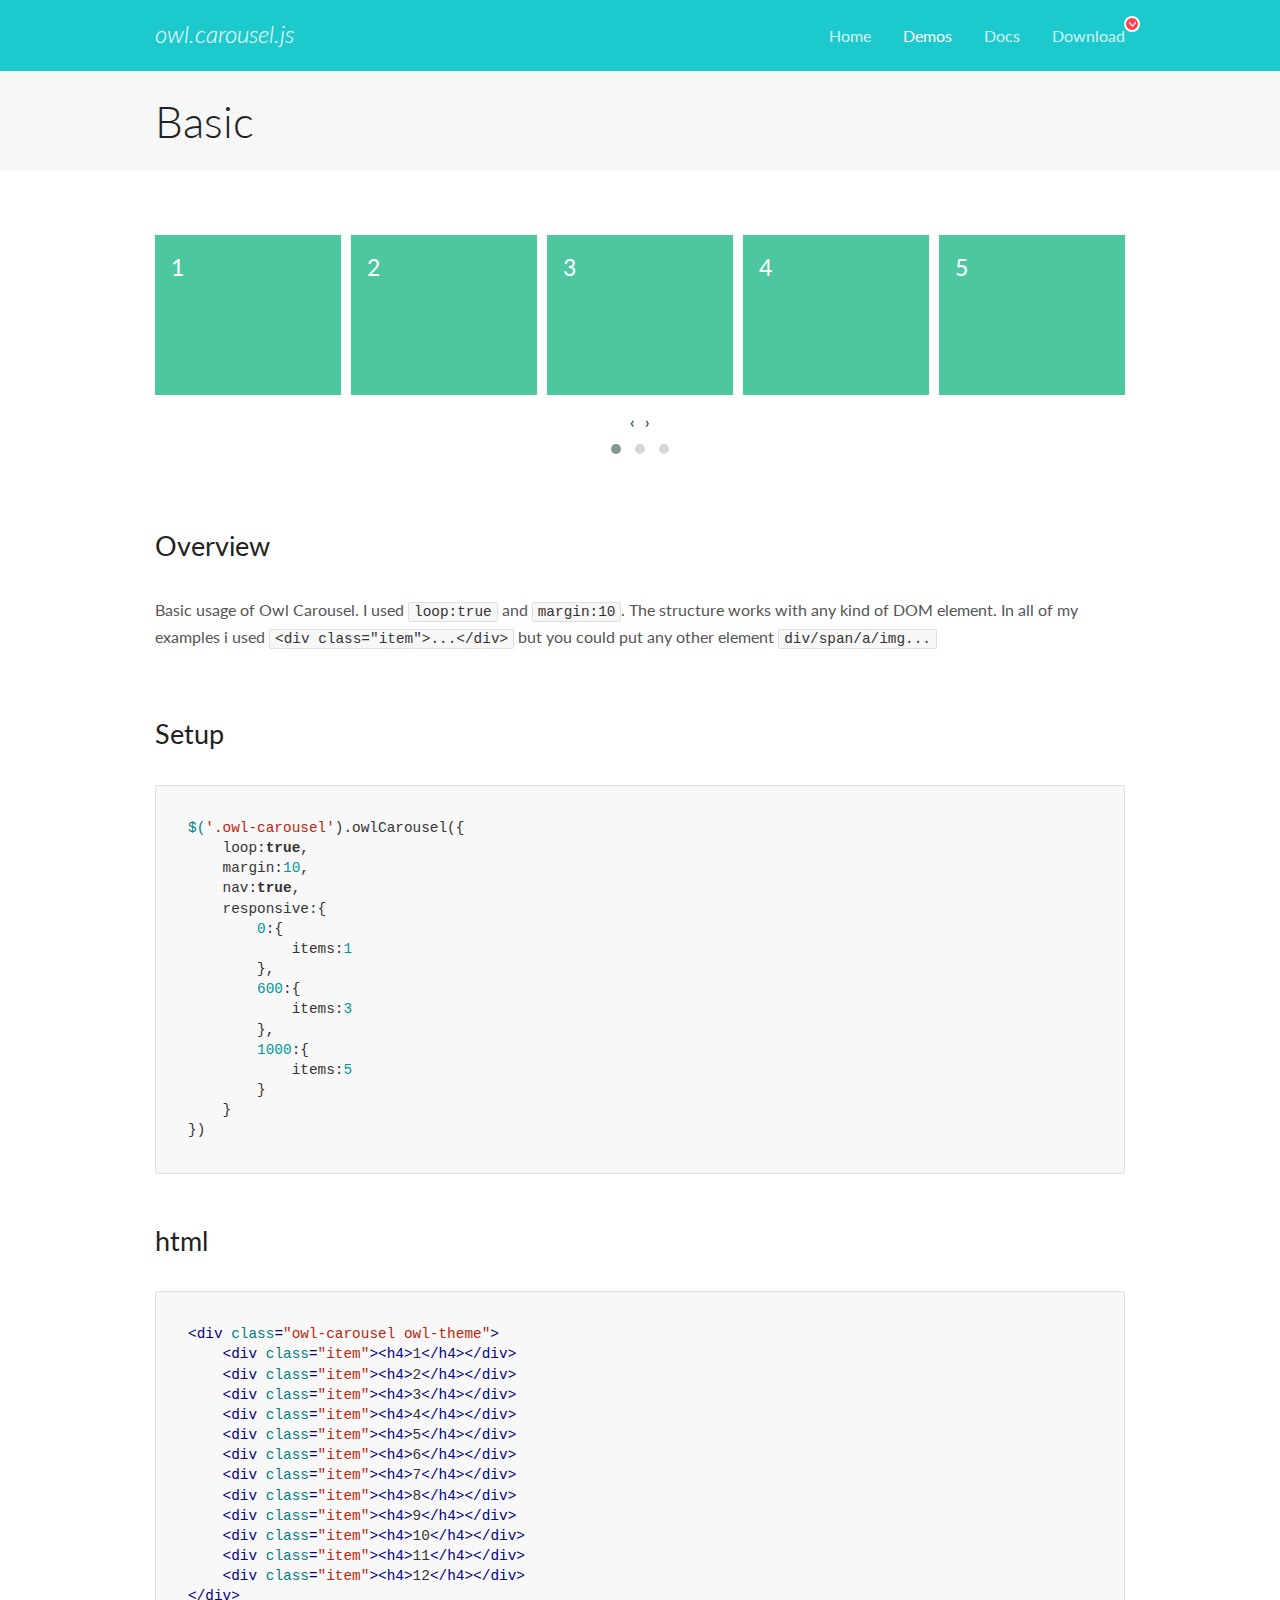
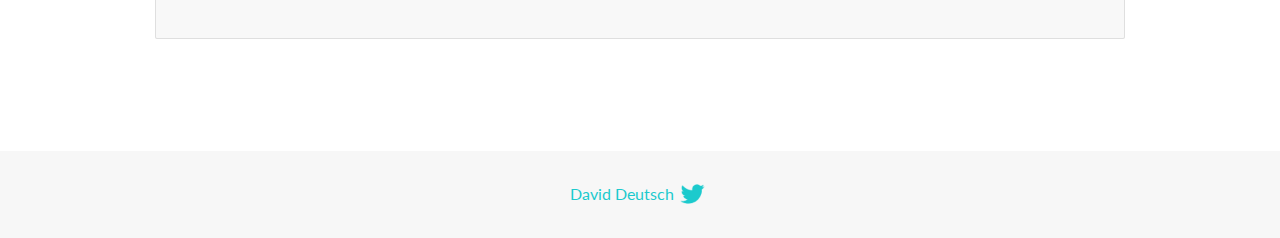
<file: assets/owlCarousel/docs/demos/basic.html>
<!DOCTYPE html>
<html lang="en">
  <head>

    <!-- head -->
    <meta charset="utf-8">
    <meta name="msapplication-tap-highlight" content="no" />
    <meta name="viewport" content="width=device-width, initial-scale=1.0" />
    <meta name="description" content="Basic usage demo">
    <meta name="author" content="David Deutsch">
    <title>
      Basic Demo | Owl Carousel | 2.3.4
    </title>

    <!-- Stylesheets -->
    <link href='https://fonts.googleapis.com/css?family=Lato:300,400,700,400italic,300italic' rel='stylesheet' type='text/css'>
    <link rel="stylesheet" href="../assets/css/docs.theme.min.css">

    <!-- Owl Stylesheets -->
    <link rel="stylesheet" href="../assets/owlcarousel/assets/owl.carousel.min.css">
    <link rel="stylesheet" href="../assets/owlcarousel/assets/owl.theme.default.min.css">

    <!-- HTML5 shim and Respond.js IE8 support of HTML5 elements and media queries -->

    <!--[if lt IE 9]>
      <script src="https://oss.maxcdn.com/libs/html5shiv/3.7.0/html5shiv.js"></script>
      <script src="https://oss.maxcdn.com/libs/respond.js/1.3.0/respond.min.js"></script>
    <![endif]-->

    <!-- Favicons -->
    <link rel="apple-touch-icon-precomposed" sizes="144x144" href="../assets/ico/apple-touch-icon-144-precomposed.png">
    <link rel="shortcut icon" href="../assets/ico/favicon.png">
    <link rel="shortcut icon" href="favicon.ico">

    <!-- Yeah i know js should not be in header. Its required for demos.-->

    <!-- javascript -->
    <script src="../assets/vendors/jquery.min.js"></script>
    <script src="../assets/owlcarousel/owl.carousel.js"></script>
  </head>
  <body>

    <!-- header -->
    <header class="header">
      <div class="row">
        <div class="large-12 columns">
          <div class="brand left">
            <h3>
              <a href="/OwlCarousel2/">owl.carousel.js</a> 
            </h3>
          </div>
          <a id="toggle-nav" class="right">
            <span></span> <span></span> <span></span> 
          </a> 
          <div class="nav-bar">
            <ul class="clearfix">
              <li> <a href="/OwlCarousel2/index.html">Home</a>  </li>
              <li class="active">
                <a href="/OwlCarousel2/demos/demos.html">Demos</a> 
              </li>
              <li> <a href="/OwlCarousel2/docs/started-welcome.html">Docs</a>  </li>
              <li>
                <a href="https://github.com/OwlCarousel2/OwlCarousel2/archive/2.3.4.zip">Download</a> 
                <span class="download"></span> 
              </li>
            </ul>
          </div>
        </div>
      </div>
    </header>

    <!-- title -->
    <section class="title">
      <div class="row">
        <div class="large-12 columns">
          <h1>Basic</h1>
        </div>
      </div>
    </section>

    <!--  Demos -->
    <section id="demos">
      <div class="row">
        <div class="large-12 columns">
          <div class="owl-carousel owl-theme">
            <div class="item">
              <h4>1</h4>
            </div>
            <div class="item">
              <h4>2</h4>
            </div>
            <div class="item">
              <h4>3</h4>
            </div>
            <div class="item">
              <h4>4</h4>
            </div>
            <div class="item">
              <h4>5</h4>
            </div>
            <div class="item">
              <h4>6</h4>
            </div>
            <div class="item">
              <h4>7</h4>
            </div>
            <div class="item">
              <h4>8</h4>
            </div>
            <div class="item">
              <h4>9</h4>
            </div>
            <div class="item">
              <h4>10</h4>
            </div>
            <div class="item">
              <h4>11</h4>
            </div>
            <div class="item">
              <h4>12</h4>
            </div>
          </div>
          <h3 id="overview">Overview</h3>
          <p>Basic usage of Owl Carousel. I used <code>loop:true</code> and <code>margin:10</code>. The structure works with any kind of DOM element. In all of my examples i used <code>&lt;div class=&quot;item&quot;&gt;...&lt;/div&gt;</code> but you could
            put any other element <code>div/span/a/img...</code></p>
          <h3 id="setup">Setup</h3>
          <pre><code>$(&#39;.owl-carousel&#39;).owlCarousel({
    loop:true,
    margin:10,
    nav:true,
    responsive:{
        0:{
            items:1
        },
        600:{
            items:3
        },
        1000:{
            items:5
        }
    }
})</code></pre>
          <h3 id="html">html</h3>
          <pre><code>&lt;div class=&quot;owl-carousel owl-theme&quot;&gt;
    &lt;div class=&quot;item&quot;&gt;&lt;h4&gt;1&lt;/h4&gt;&lt;/div&gt;
    &lt;div class=&quot;item&quot;&gt;&lt;h4&gt;2&lt;/h4&gt;&lt;/div&gt;
    &lt;div class=&quot;item&quot;&gt;&lt;h4&gt;3&lt;/h4&gt;&lt;/div&gt;
    &lt;div class=&quot;item&quot;&gt;&lt;h4&gt;4&lt;/h4&gt;&lt;/div&gt;
    &lt;div class=&quot;item&quot;&gt;&lt;h4&gt;5&lt;/h4&gt;&lt;/div&gt;
    &lt;div class=&quot;item&quot;&gt;&lt;h4&gt;6&lt;/h4&gt;&lt;/div&gt;
    &lt;div class=&quot;item&quot;&gt;&lt;h4&gt;7&lt;/h4&gt;&lt;/div&gt;
    &lt;div class=&quot;item&quot;&gt;&lt;h4&gt;8&lt;/h4&gt;&lt;/div&gt;
    &lt;div class=&quot;item&quot;&gt;&lt;h4&gt;9&lt;/h4&gt;&lt;/div&gt;
    &lt;div class=&quot;item&quot;&gt;&lt;h4&gt;10&lt;/h4&gt;&lt;/div&gt;
    &lt;div class=&quot;item&quot;&gt;&lt;h4&gt;11&lt;/h4&gt;&lt;/div&gt;
    &lt;div class=&quot;item&quot;&gt;&lt;h4&gt;12&lt;/h4&gt;&lt;/div&gt;
&lt;/div&gt;</code></pre>
          <script>
            $(document).ready(function() {
              var owl = $('.owl-carousel');
              owl.owlCarousel({
                margin: 10,
                nav: true,
                loop: true,
                responsive: {
                  0: {
                    items: 1
                  },
                  600: {
                    items: 3
                  },
                  1000: {
                    items: 5
                  }
                }
              })
            })
          </script>
        </div>
      </div>
    </section>

    <!-- footer -->
    <footer class="footer">
      <div class="row">
        <div class="large-12 columns">
          <h5>
            <a href="/OwlCarousel2/docs/support-contact.html">David Deutsch</a> 
            <a id="custom-tweet-button" href="https://twitter.com/share?url=https://github.com/OwlCarousel2/OwlCarousel2&text=Owl Carousel - This is so awesome! " target="_blank"></a> 
          </h5>
        </div>
      </div>
    </footer>

    <!-- vendors -->
    <script src="../assets/vendors/highlight.js"></script>
    <script src="../assets/js/app.js"></script>
  </body>
</html>
</file>
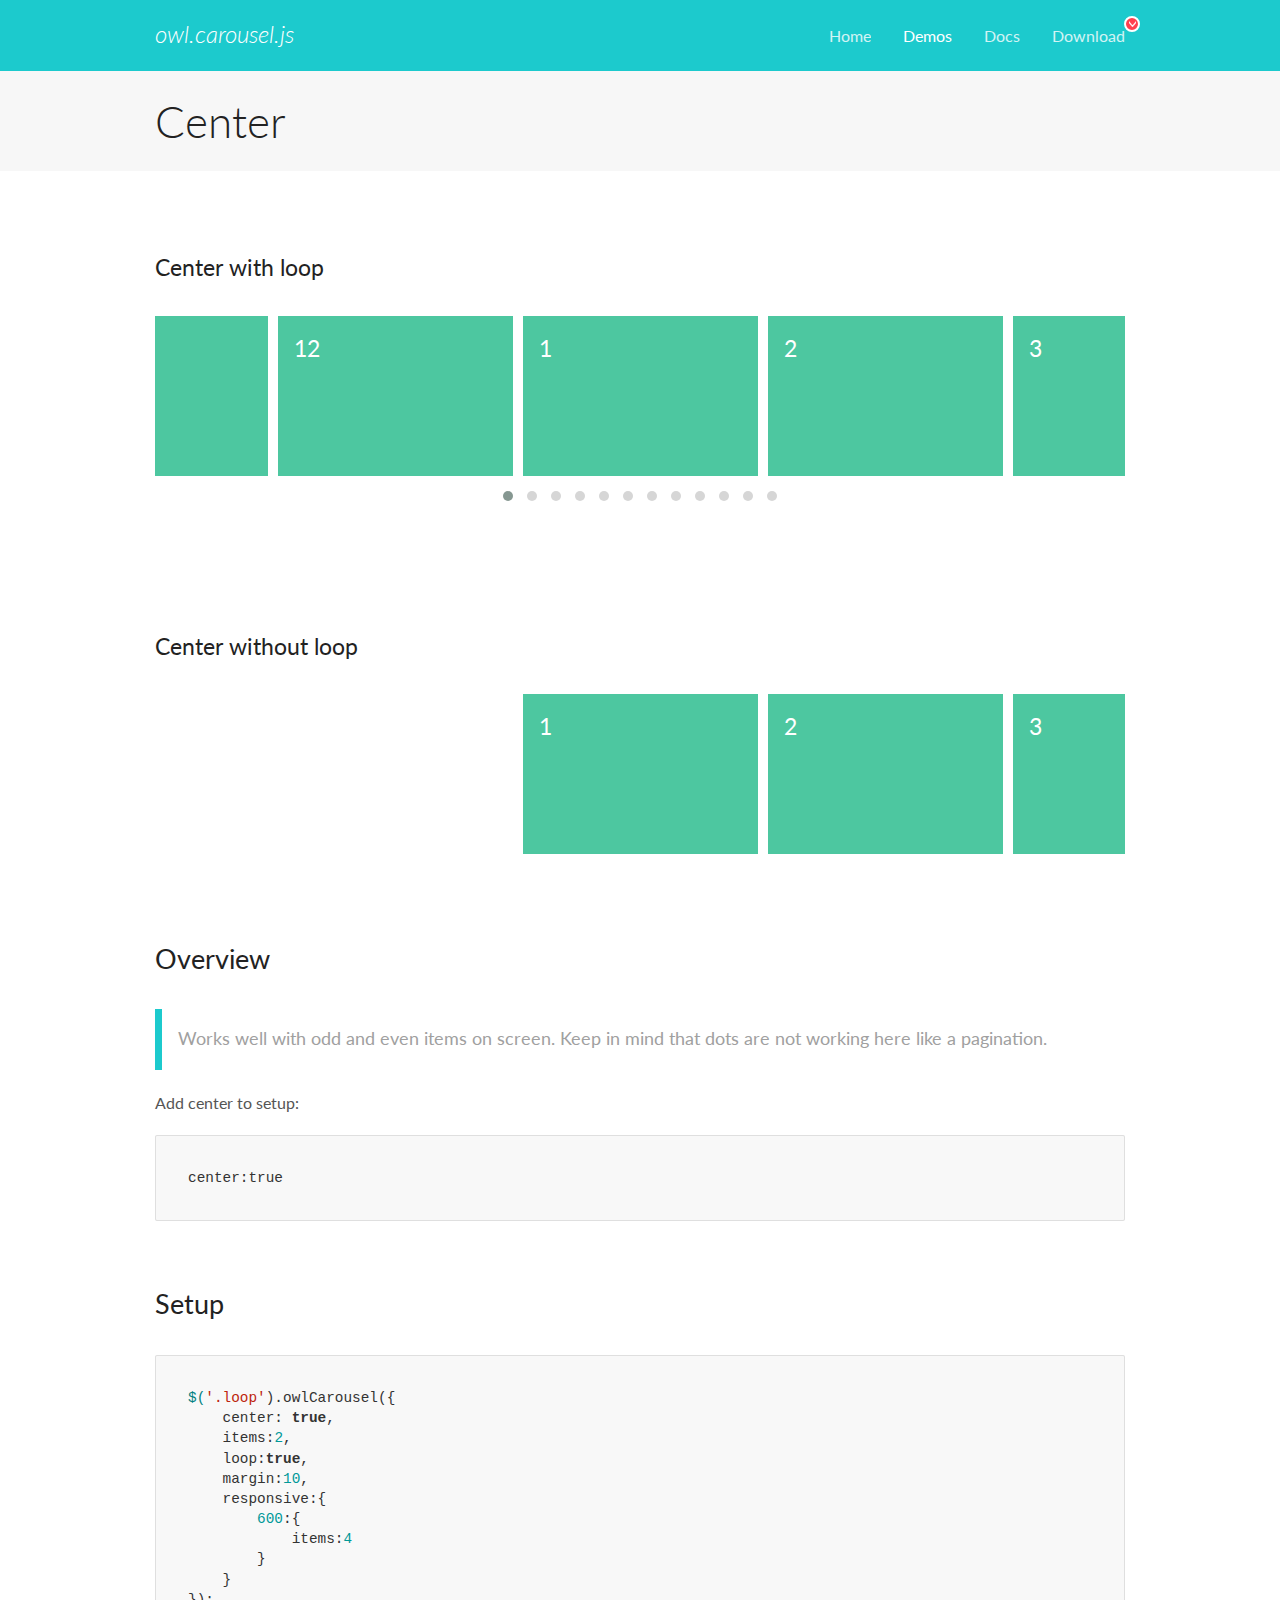
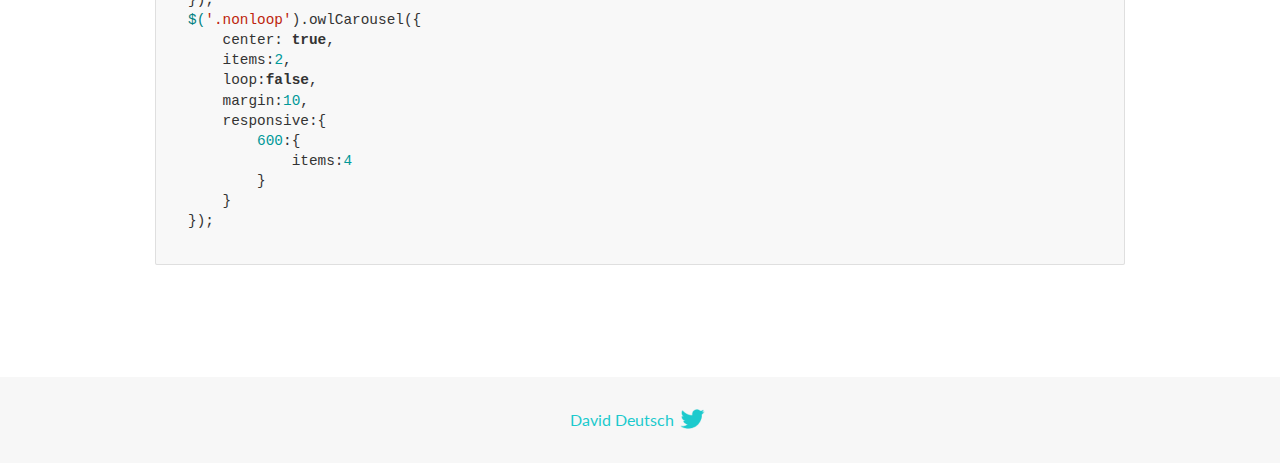
<file: assets/owlCarousel/docs/demos/center.html>
<!DOCTYPE html>
<html lang="en">
  <head>

    <!-- head -->
    <meta charset="utf-8">
    <meta name="msapplication-tap-highlight" content="no" />
    <meta name="viewport" content="width=device-width, initial-scale=1.0" />
    <meta name="description" content="Center carousel">
    <meta name="author" content="David Deutsch">
    <title>
      Center Demo | Owl Carousel | 2.3.4
    </title>

    <!-- Stylesheets -->
    <link href='https://fonts.googleapis.com/css?family=Lato:300,400,700,400italic,300italic' rel='stylesheet' type='text/css'>
    <link rel="stylesheet" href="../assets/css/docs.theme.min.css">

    <!-- Owl Stylesheets -->
    <link rel="stylesheet" href="../assets/owlcarousel/assets/owl.carousel.min.css">
    <link rel="stylesheet" href="../assets/owlcarousel/assets/owl.theme.default.min.css">

    <!-- HTML5 shim and Respond.js IE8 support of HTML5 elements and media queries -->

    <!--[if lt IE 9]>
      <script src="https://oss.maxcdn.com/libs/html5shiv/3.7.0/html5shiv.js"></script>
      <script src="https://oss.maxcdn.com/libs/respond.js/1.3.0/respond.min.js"></script>
    <![endif]-->

    <!-- Favicons -->
    <link rel="apple-touch-icon-precomposed" sizes="144x144" href="../assets/ico/apple-touch-icon-144-precomposed.png">
    <link rel="shortcut icon" href="../assets/ico/favicon.png">
    <link rel="shortcut icon" href="favicon.ico">

    <!-- Yeah i know js should not be in header. Its required for demos.-->

    <!-- javascript -->
    <script src="../assets/vendors/jquery.min.js"></script>
    <script src="../assets/owlcarousel/owl.carousel.js"></script>
  </head>
  <body>

    <!-- header -->
    <header class="header">
      <div class="row">
        <div class="large-12 columns">
          <div class="brand left">
            <h3>
              <a href="/OwlCarousel2/">owl.carousel.js</a> 
            </h3>
          </div>
          <a id="toggle-nav" class="right">
            <span></span> <span></span> <span></span> 
          </a> 
          <div class="nav-bar">
            <ul class="clearfix">
              <li> <a href="/OwlCarousel2/index.html">Home</a>  </li>
              <li class="active">
                <a href="/OwlCarousel2/demos/demos.html">Demos</a> 
              </li>
              <li> <a href="/OwlCarousel2/docs/started-welcome.html">Docs</a>  </li>
              <li>
                <a href="https://github.com/OwlCarousel2/OwlCarousel2/archive/2.3.4.zip">Download</a> 
                <span class="download"></span> 
              </li>
            </ul>
          </div>
        </div>
      </div>
    </header>

    <!-- title -->
    <section class="title">
      <div class="row">
        <div class="large-12 columns">
          <h1>Center</h1>
        </div>
      </div>
    </section>

    <!--  Demos -->
    <section id="demos">
      <div class="row">
        <div class="large-12 columns">
          <h4 id="center-with-loop">Center with loop</h4>
          <div class="loop owl-carousel owl-theme">
            <div class="item">
              <h4>1</h4>
            </div>
            <div class="item">
              <h4>2</h4>
            </div>
            <div class="item">
              <h4>3</h4>
            </div>
            <div class="item">
              <h4>4</h4>
            </div>
            <div class="item">
              <h4>5</h4>
            </div>
            <div class="item">
              <h4>6</h4>
            </div>
            <div class="item">
              <h4>7</h4>
            </div>
            <div class="item">
              <h4>8</h4>
            </div>
            <div class="item">
              <h4>9</h4>
            </div>
            <div class="item">
              <h4>10</h4>
            </div>
            <div class="item">
              <h4>11</h4>
            </div>
            <div class="item">
              <h4>12</h4>
            </div>
          </div>
          <br>
          <h4 id="center-without-loop">Center without loop</h4>
          <div class="nonloop owl-carousel">
            <div class="item">
              <h4>1</h4>
            </div>
            <div class="item">
              <h4>2</h4>
            </div>
            <div class="item">
              <h4>3</h4>
            </div>
            <div class="item">
              <h4>4</h4>
            </div>
            <div class="item">
              <h4>5</h4>
            </div>
            <div class="item">
              <h4>6</h4>
            </div>
            <div class="item">
              <h4>7</h4>
            </div>
            <div class="item">
              <h4>8</h4>
            </div>
            <div class="item">
              <h4>9</h4>
            </div>
            <div class="item">
              <h4>10</h4>
            </div>
            <div class="item">
              <h4>11</h4>
            </div>
            <div class="item">
              <h4>12</h4>
            </div>
          </div>
          <h3 id="overview">Overview</h3>
          <blockquote>
            <p>Works well with odd and even items on screen. Keep in mind that dots are not working here like a pagination.</p>
          </blockquote>
          <p>Add center to setup:</p>
          <pre><code>center:true</code></pre>
          <h3 id="setup">Setup</h3>
          <pre><code>$(&#39;.loop&#39;).owlCarousel({
    center: true,
    items:2,
    loop:true,
    margin:10,
    responsive:{
        600:{
            items:4
        }
    }
});
$(&#39;.nonloop&#39;).owlCarousel({
    center: true,
    items:2,
    loop:false,
    margin:10,
    responsive:{
        600:{
            items:4
        }
    }
});</code></pre>
          <script>
            jQuery(document).ready(function($) {
              $('.loop').owlCarousel({
                center: true,
                items: 2,
                loop: true,
                margin: 10,
                responsive: {
                  600: {
                    items: 4
                  }
                }
              });
              $('.nonloop').owlCarousel({
                center: true,
                items: 2,
                loop: false,
                margin: 10,
                responsive: {
                  600: {
                    items: 4
                  }
                }
              });
            });
          </script>
        </div>
      </div>
    </section>

    <!-- footer -->
    <footer class="footer">
      <div class="row">
        <div class="large-12 columns">
          <h5>
            <a href="/OwlCarousel2/docs/support-contact.html">David Deutsch</a> 
            <a id="custom-tweet-button" href="https://twitter.com/share?url=https://github.com/OwlCarousel2/OwlCarousel2&text=Owl Carousel - This is so awesome! " target="_blank"></a> 
          </h5>
        </div>
      </div>
    </footer>

    <!-- vendors -->
    <script src="../assets/vendors/highlight.js"></script>
    <script src="../assets/js/app.js"></script>
  </body>
</html>
</file>
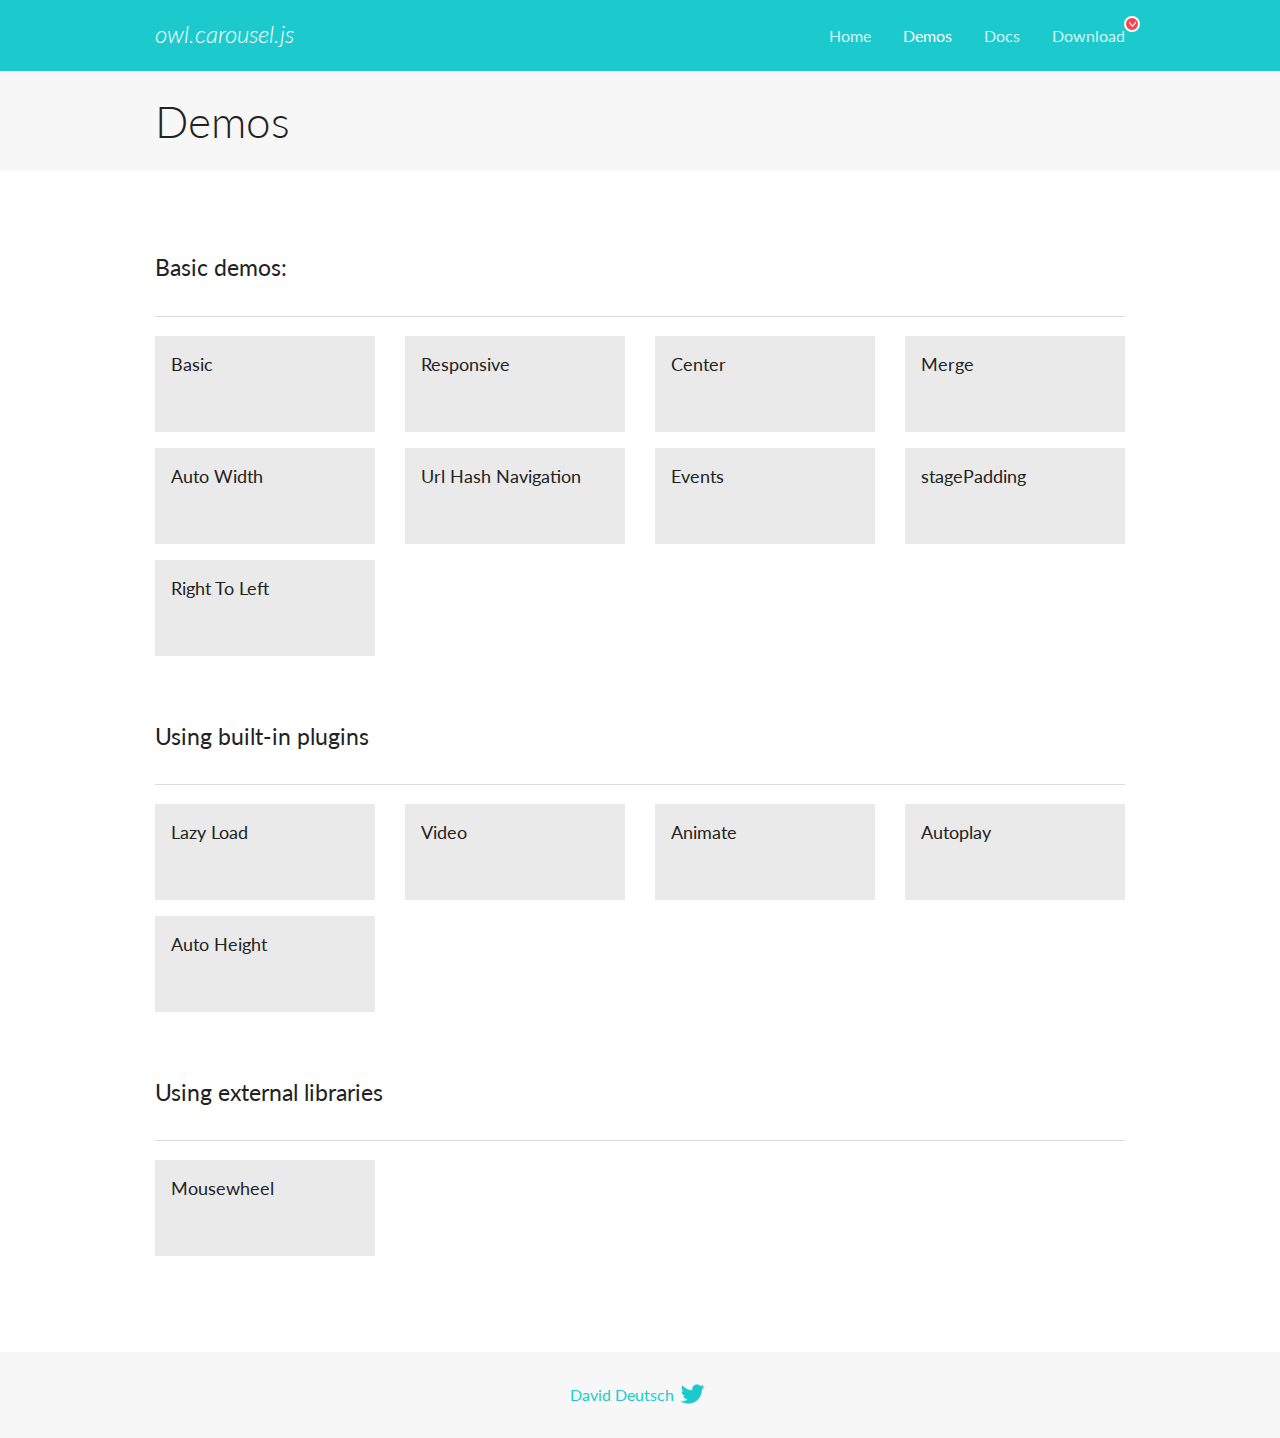
<file: assets/owlCarousel/docs/demos/demos.html>
<!DOCTYPE html>
<html lang="en">
  <head>

    <!-- head -->
    <meta charset="utf-8">
    <meta name="msapplication-tap-highlight" content="no" />
    <meta name="viewport" content="width=device-width, initial-scale=1.0" />
    <meta name="description" content="A list of Owl Carousel examples.">
    <meta name="author" content="David Deutsch">
    <title>
      Demos | Owl Carousel | 2.3.4
    </title>

    <!-- Stylesheets -->
    <link href='https://fonts.googleapis.com/css?family=Lato:300,400,700,400italic,300italic' rel='stylesheet' type='text/css'>
    <link rel="stylesheet" href="../assets/css/docs.theme.min.css">

    <!-- Owl Stylesheets -->
    <link rel="stylesheet" href="../assets/owlcarousel/assets/owl.carousel.min.css">
    <link rel="stylesheet" href="../assets/owlcarousel/assets/owl.theme.default.min.css">

    <!-- HTML5 shim and Respond.js IE8 support of HTML5 elements and media queries -->

    <!--[if lt IE 9]>
      <script src="https://oss.maxcdn.com/libs/html5shiv/3.7.0/html5shiv.js"></script>
      <script src="https://oss.maxcdn.com/libs/respond.js/1.3.0/respond.min.js"></script>
    <![endif]-->

    <!-- Favicons -->
    <link rel="apple-touch-icon-precomposed" sizes="144x144" href="../assets/ico/apple-touch-icon-144-precomposed.png">
    <link rel="shortcut icon" href="../assets/ico/favicon.png">
    <link rel="shortcut icon" href="favicon.ico">

    <!-- Yeah i know js should not be in header. Its required for demos.-->

    <!-- javascript -->
    <script src="../assets/vendors/jquery.min.js"></script>
    <script src="../assets/owlcarousel/owl.carousel.js"></script>
  </head>
  <body>

    <!-- header -->
    <header class="header">
      <div class="row">
        <div class="large-12 columns">
          <div class="brand left">
            <h3>
              <a href="/OwlCarousel2/">owl.carousel.js</a> 
            </h3>
          </div>
          <a id="toggle-nav" class="right">
            <span></span> <span></span> <span></span> 
          </a> 
          <div class="nav-bar">
            <ul class="clearfix">
              <li> <a href="/OwlCarousel2/index.html">Home</a>  </li>
              <li class="active">
                <a href="/OwlCarousel2/demos/demos.html">Demos</a> 
              </li>
              <li> <a href="/OwlCarousel2/docs/started-welcome.html">Docs</a>  </li>
              <li>
                <a href="https://github.com/OwlCarousel2/OwlCarousel2/archive/2.3.4.zip">Download</a> 
                <span class="download"></span> 
              </li>
            </ul>
          </div>
        </div>
      </div>
    </header>

    <!-- title -->
    <section class="title">
      <div class="row">
        <div class="large-12 columns">
          <h1>Demos</h1>
        </div>
      </div>
    </section>

    <!--  Demos -->
    <section id="demos">
      <div class="row">
        <div class="large-12 columns">
          <h4 id="basic-demos-">Basic demos:</h4>
          <hr>
          <div class="demo-list">
            <div class="row">
              <div class="small-6 medium-4 large-3 columns">
                <a href="basic.html" class="demo-block">
                  <h5>Basic </h5>
                </a> 
              </div>
              <div class="small-6 medium-4 large-3 columns">
                <a href="responsive.html" class="demo-block">
                  <h5>Responsive </h5>
                </a> 
              </div>
              <div class="small-6 medium-4 large-3 columns">
                <a href="center.html" class="demo-block">
                  <h5>Center </h5>
                </a> 
              </div>
              <div class="small-6 medium-4 large-3 columns">
                <a href="merge.html" class="demo-block">
                  <h5>Merge </h5>
                </a> 
              </div>
              <div class="small-6 medium-4 large-3 columns">
                <a href="autowidth.html" class="demo-block">
                  <h5>Auto Width </h5>
                </a> 
              </div>
              <div class="small-6 medium-4 large-3 columns">
                <a href="urlhashnav.html" class="demo-block">
                  <h5>Url Hash Navigation </h5>
                </a> 
              </div>
              <div class="small-6 medium-4 large-3 columns">
                <a href="events.html" class="demo-block">
                  <h5>Events </h5>
                </a> 
              </div>
              <div class="small-6 medium-4 large-3 columns">
                <a href="stagepadding.html" class="demo-block">
                  <h5>stagePadding </h5>
                </a> 
              </div>
              <div class="small-6 medium-4 large-3 columns">
                <a href="rtl.html" class="demo-block">
                  <h5>Right To Left </h5>
                </a> 
              </div>
            </div>
          </div>
          <h4 id="using-built-in-plugins">Using built-in plugins</h4>
          <hr>
          <div class="demo-list">
            <div class="row">
              <div class="small-6 medium-4 large-3 columns">
                <a href="lazyLoad.html" class="demo-block">
                  <h5>Lazy Load </h5>
                </a> 
              </div>
              <div class="small-6 medium-4 large-3 columns">
                <a href="video.html" class="demo-block">
                  <h5>Video </h5>
                </a> 
              </div>
              <div class="small-6 medium-4 large-3 columns">
                <a href="animate.html" class="demo-block">
                  <h5>Animate </h5>
                </a> 
              </div>
              <div class="small-6 medium-4 large-3 columns">
                <a href="autoplay.html" class="demo-block">
                  <h5>Autoplay </h5>
                </a> 
              </div>
              <div class="small-6 medium-4 large-3 columns">
                <a href="autoheight.html" class="demo-block">
                  <h5>Auto Height </h5>
                </a> 
              </div>
            </div>
          </div>
          <h4 id="using-external-libraries">Using external libraries</h4>
          <hr>
          <div class="demo-list">
            <div class="row">
              <div class="small-6 medium-4 large-3 columns">
                <a href="mousewheel.html" class="demo-block">
                  <h5>Mousewheel </h5>
                </a> 
              </div>
            </div>
          </div>
        </div>
      </div>
    </section>

    <!-- footer -->
    <footer class="footer">
      <div class="row">
        <div class="large-12 columns">
          <h5>
            <a href="/OwlCarousel2/docs/support-contact.html">David Deutsch</a> 
            <a id="custom-tweet-button" href="https://twitter.com/share?url=https://github.com/OwlCarousel2/OwlCarousel2&text=Owl Carousel - This is so awesome! " target="_blank"></a> 
          </h5>
        </div>
      </div>
    </footer>

    <!-- vendors -->
    <script src="../assets/vendors/highlight.js"></script>
    <script src="../assets/js/app.js"></script>
  </body>
</html>
</file>
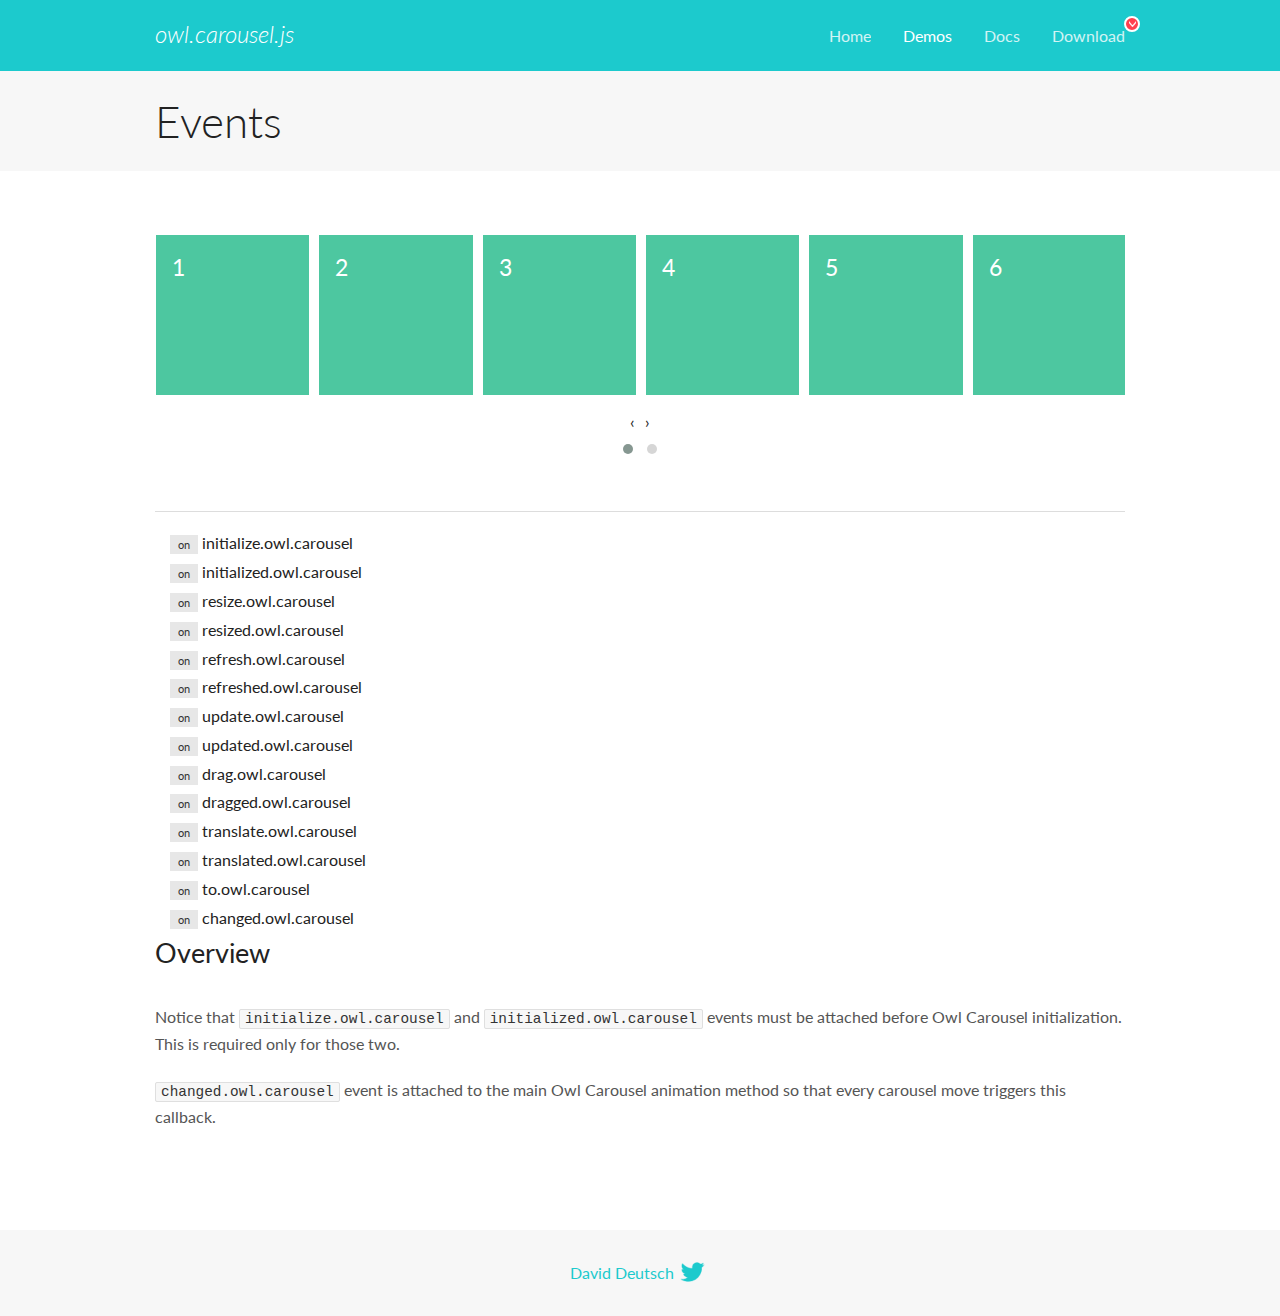
<file: assets/owlCarousel/docs/demos/events.html>
<!DOCTYPE html>
<html lang="en">
  <head>

    <!-- head -->
    <meta charset="utf-8">
    <meta name="msapplication-tap-highlight" content="no" />
    <meta name="viewport" content="width=device-width, initial-scale=1.0" />
    <meta name="description" content="Events usage demo">
    <meta name="author" content="David Deutsch">
    <title>
      Events Demo | Owl Carousel | 2.3.4
    </title>

    <!-- Stylesheets -->
    <link href='https://fonts.googleapis.com/css?family=Lato:300,400,700,400italic,300italic' rel='stylesheet' type='text/css'>
    <link rel="stylesheet" href="../assets/css/docs.theme.min.css">

    <!-- Owl Stylesheets -->
    <link rel="stylesheet" href="../assets/owlcarousel/assets/owl.carousel.min.css">
    <link rel="stylesheet" href="../assets/owlcarousel/assets/owl.theme.default.min.css">

    <!-- HTML5 shim and Respond.js IE8 support of HTML5 elements and media queries -->

    <!--[if lt IE 9]>
      <script src="https://oss.maxcdn.com/libs/html5shiv/3.7.0/html5shiv.js"></script>
      <script src="https://oss.maxcdn.com/libs/respond.js/1.3.0/respond.min.js"></script>
    <![endif]-->

    <!-- Favicons -->
    <link rel="apple-touch-icon-precomposed" sizes="144x144" href="../assets/ico/apple-touch-icon-144-precomposed.png">
    <link rel="shortcut icon" href="../assets/ico/favicon.png">
    <link rel="shortcut icon" href="favicon.ico">

    <!-- Yeah i know js should not be in header. Its required for demos.-->

    <!-- javascript -->
    <script src="../assets/vendors/jquery.min.js"></script>
    <script src="../assets/owlcarousel/owl.carousel.js"></script>
  </head>
  <body>

    <!-- header -->
    <header class="header">
      <div class="row">
        <div class="large-12 columns">
          <div class="brand left">
            <h3>
              <a href="/OwlCarousel2/">owl.carousel.js</a> 
            </h3>
          </div>
          <a id="toggle-nav" class="right">
            <span></span> <span></span> <span></span> 
          </a> 
          <div class="nav-bar">
            <ul class="clearfix">
              <li> <a href="/OwlCarousel2/index.html">Home</a>  </li>
              <li class="active">
                <a href="/OwlCarousel2/demos/demos.html">Demos</a> 
              </li>
              <li> <a href="/OwlCarousel2/docs/started-welcome.html">Docs</a>  </li>
              <li>
                <a href="https://github.com/OwlCarousel2/OwlCarousel2/archive/2.3.4.zip">Download</a> 
                <span class="download"></span> 
              </li>
            </ul>
          </div>
        </div>
      </div>
    </header>

    <!-- title -->
    <section class="title">
      <div class="row">
        <div class="large-12 columns">
          <h1>Events</h1>
        </div>
      </div>
    </section>

    <!--  Demos -->
    <section id="demos">
      <div class="row">
        <div class="large-12 columns">
          <div class="owl-carousel owl-theme">
            <div class="item">
              <h4>1</h4>
            </div>
            <div class="item">
              <h4>2</h4>
            </div>
            <div class="item">
              <h4>3</h4>
            </div>
            <div class="item">
              <h4>4</h4>
            </div>
            <div class="item">
              <h4>5</h4>
            </div>
            <div class="item">
              <h4>6</h4>
            </div>
            <div class="item">
              <h4>7</h4>
            </div>
            <div class="item">
              <h4>8</h4>
            </div>
            <div class="item">
              <h4>9</h4>
            </div>
            <div class="item">
              <h4>10</h4>
            </div>
            <div class="item">
              <h4>11</h4>
            </div>
            <div class="item">
              <h4>12</h4>
            </div>
          </div>
          <hr>
          <div class="large-12 columns callbacks">
            <div><span class="label secondary initialize">on</span>  initialize.owl.carousel </div>
            <div><span class="label secondary initialized">on</span>  initialized.owl.carousel </div>
            <div><span class="label secondary resize">on</span>  resize.owl.carousel </div>
            <div><span class="label secondary resized">on</span>  resized.owl.carousel </div>
            <div><span class="label secondary refresh">on</span>  refresh.owl.carousel </div>
            <div><span class="label secondary refreshed">on</span>  refreshed.owl.carousel </div>
            <div><span class="label secondary update">on</span>  update.owl.carousel </div>
            <div><span class="label secondary updated">on</span>  updated.owl.carousel </div>
            <div><span class="label secondary drag">on</span>  drag.owl.carousel </div>
            <div><span class="label secondary dragged">on</span>  dragged.owl.carousel </div>
            <div><span class="label secondary translate">on</span>  translate.owl.carousel </div>
            <div><span class="label secondary translated">on</span>  translated.owl.carousel </div>
            <div><span class="label secondary to">on</span>  to.owl.carousel </div>
            <div><span class="label secondary changed">on</span>  changed.owl.carousel </div>
          </div>
          <h3 id="overview">Overview</h3>
          <p>Notice that <code>initialize.owl.carousel</code> and <code>initialized.owl.carousel</code> events must be attached before Owl Carousel initialization. This is required only for those two.</p>
          <p><code>changed.owl.carousel</code> event is attached to the main Owl Carousel animation method so that every carousel move triggers this callback.</p>
          <script>
            jQuery(document).ready(function($) {
              var owl = $('.owl-carousel');
              owl.on('initialize.owl.carousel initialized.owl.carousel ' +
                'initialize.owl.carousel initialize.owl.carousel ' +
                'resize.owl.carousel resized.owl.carousel ' +
                'refresh.owl.carousel refreshed.owl.carousel ' +
                'update.owl.carousel updated.owl.carousel ' +
                'drag.owl.carousel dragged.owl.carousel ' +
                'translate.owl.carousel translated.owl.carousel ' +
                'to.owl.carousel changed.owl.carousel',
                function(e) {
                  $('.' + e.type)
                    .removeClass('secondary')
                    .addClass('success');
                  window.setTimeout(function() {
                    $('.' + e.type)
                      .removeClass('success')
                      .addClass('secondary');
                  }, 500);
                });
              owl.owlCarousel({
                loop: true,
                nav: true,
                lazyLoad: true,
                margin: 10,
                video: true,
                responsive: {
                  0: {
                    items: 1
                  },
                  600: {
                    items: 3
                  },
                  960: {
                    items: 5,
                  },
                  1200: {
                    items: 6
                  }
                }
              });
            });
          </script>
        </div>
      </div>
    </section>

    <!-- footer -->
    <footer class="footer">
      <div class="row">
        <div class="large-12 columns">
          <h5>
            <a href="/OwlCarousel2/docs/support-contact.html">David Deutsch</a> 
            <a id="custom-tweet-button" href="https://twitter.com/share?url=https://github.com/OwlCarousel2/OwlCarousel2&text=Owl Carousel - This is so awesome! " target="_blank"></a> 
          </h5>
        </div>
      </div>
    </footer>

    <!-- vendors -->
    <script src="../assets/vendors/highlight.js"></script>
    <script src="../assets/js/app.js"></script>
  </body>
</html>
</file>
